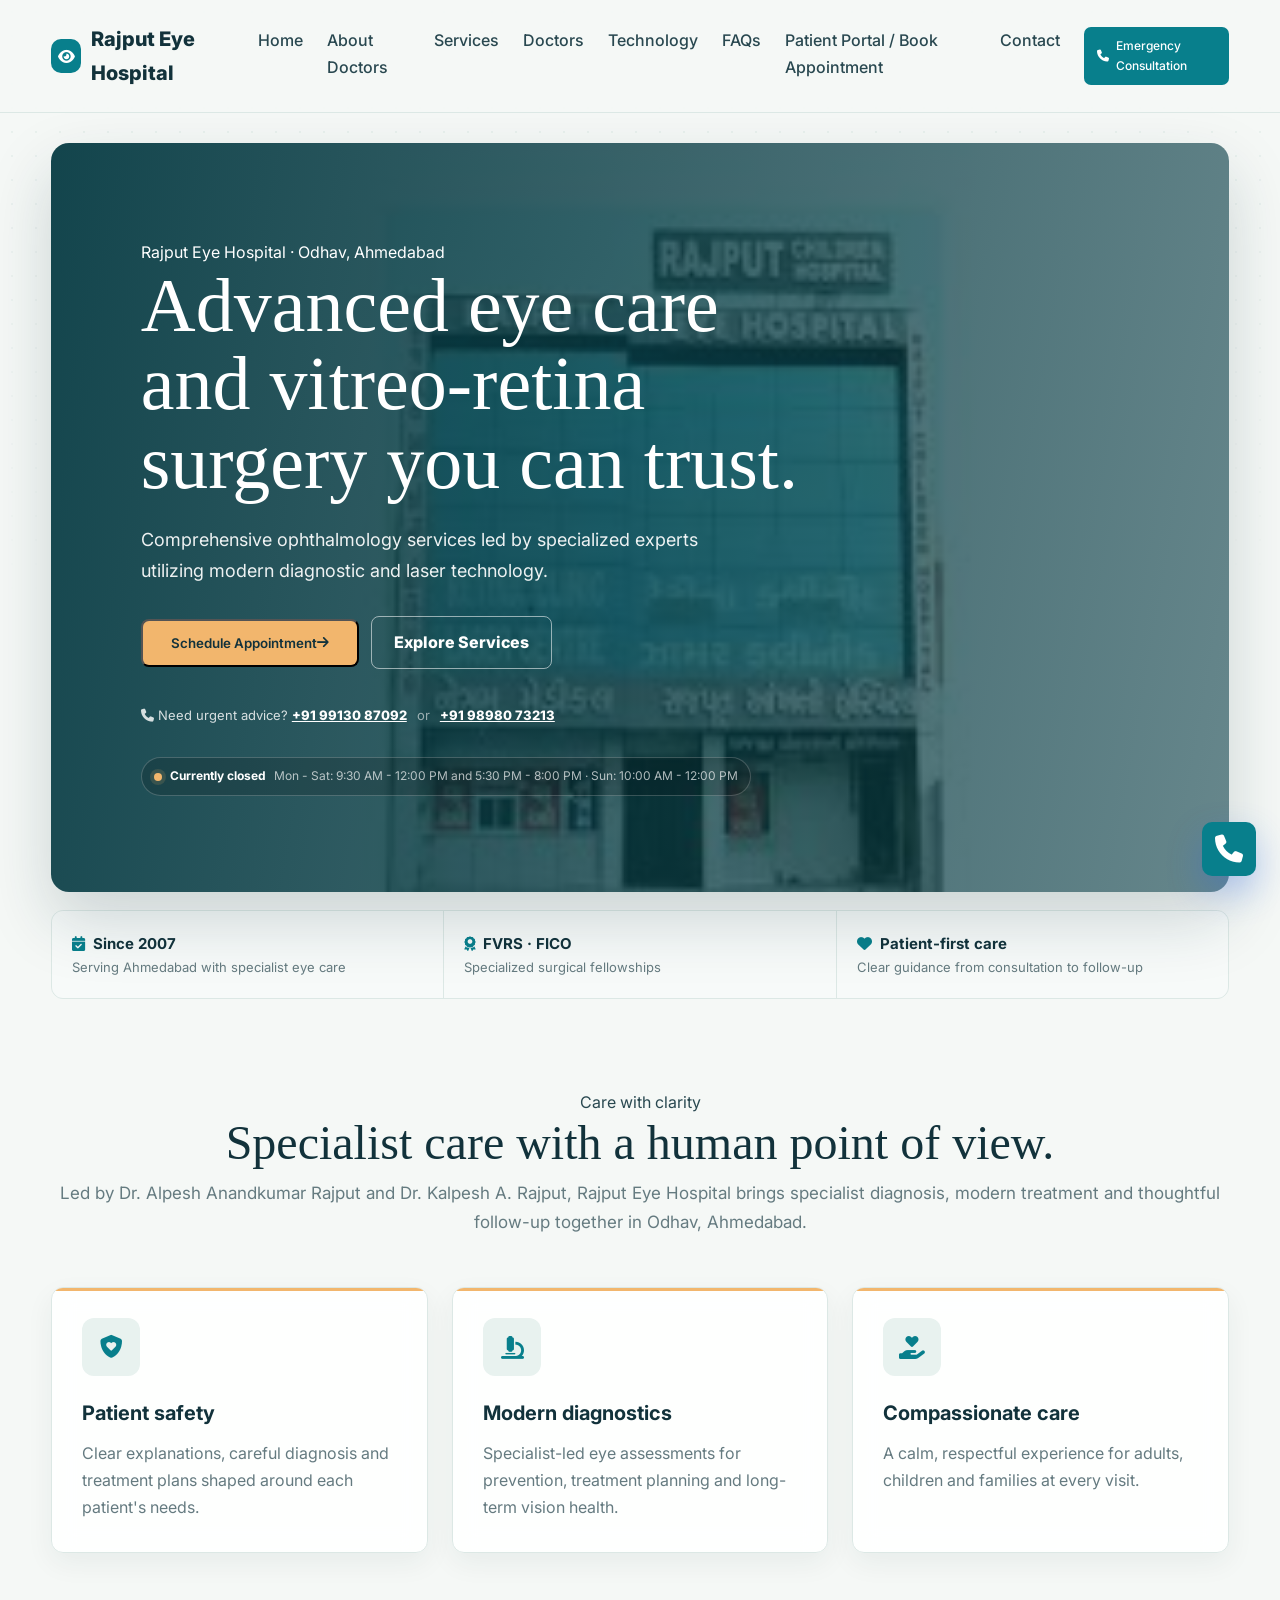
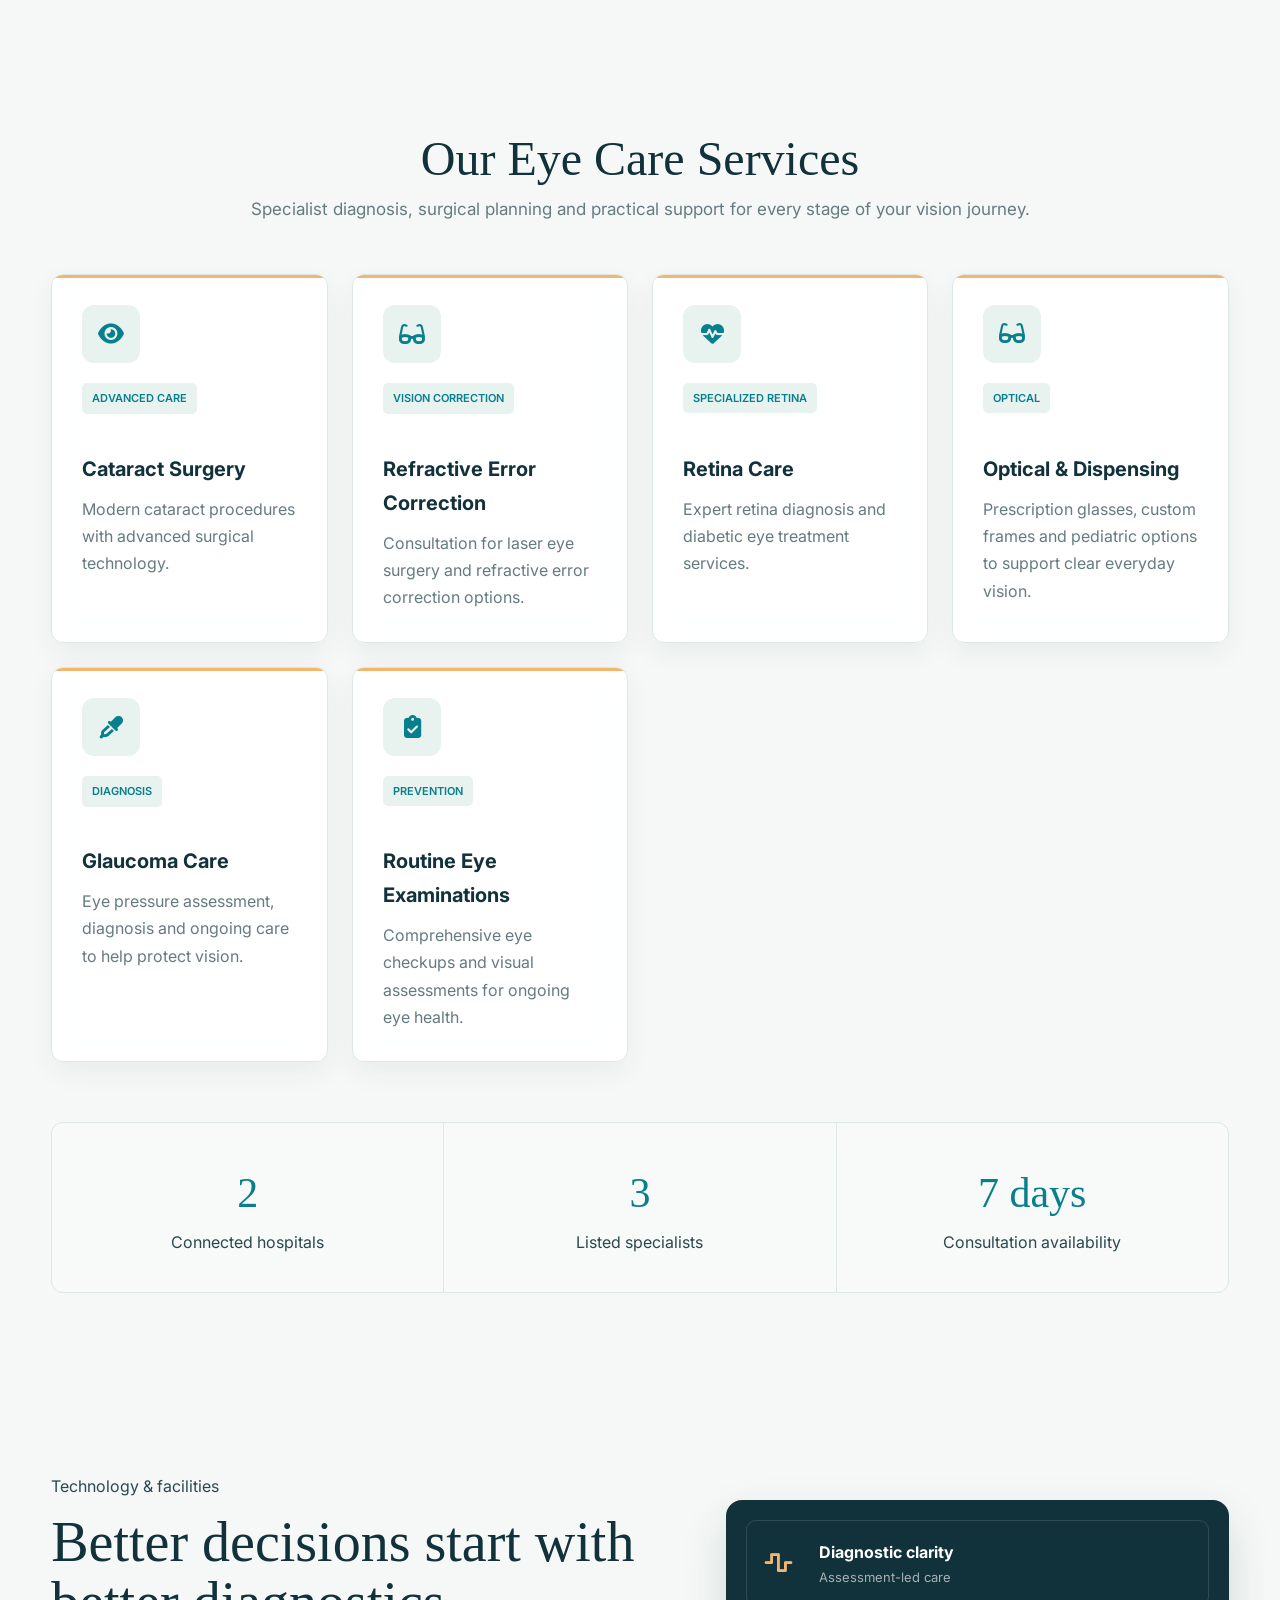
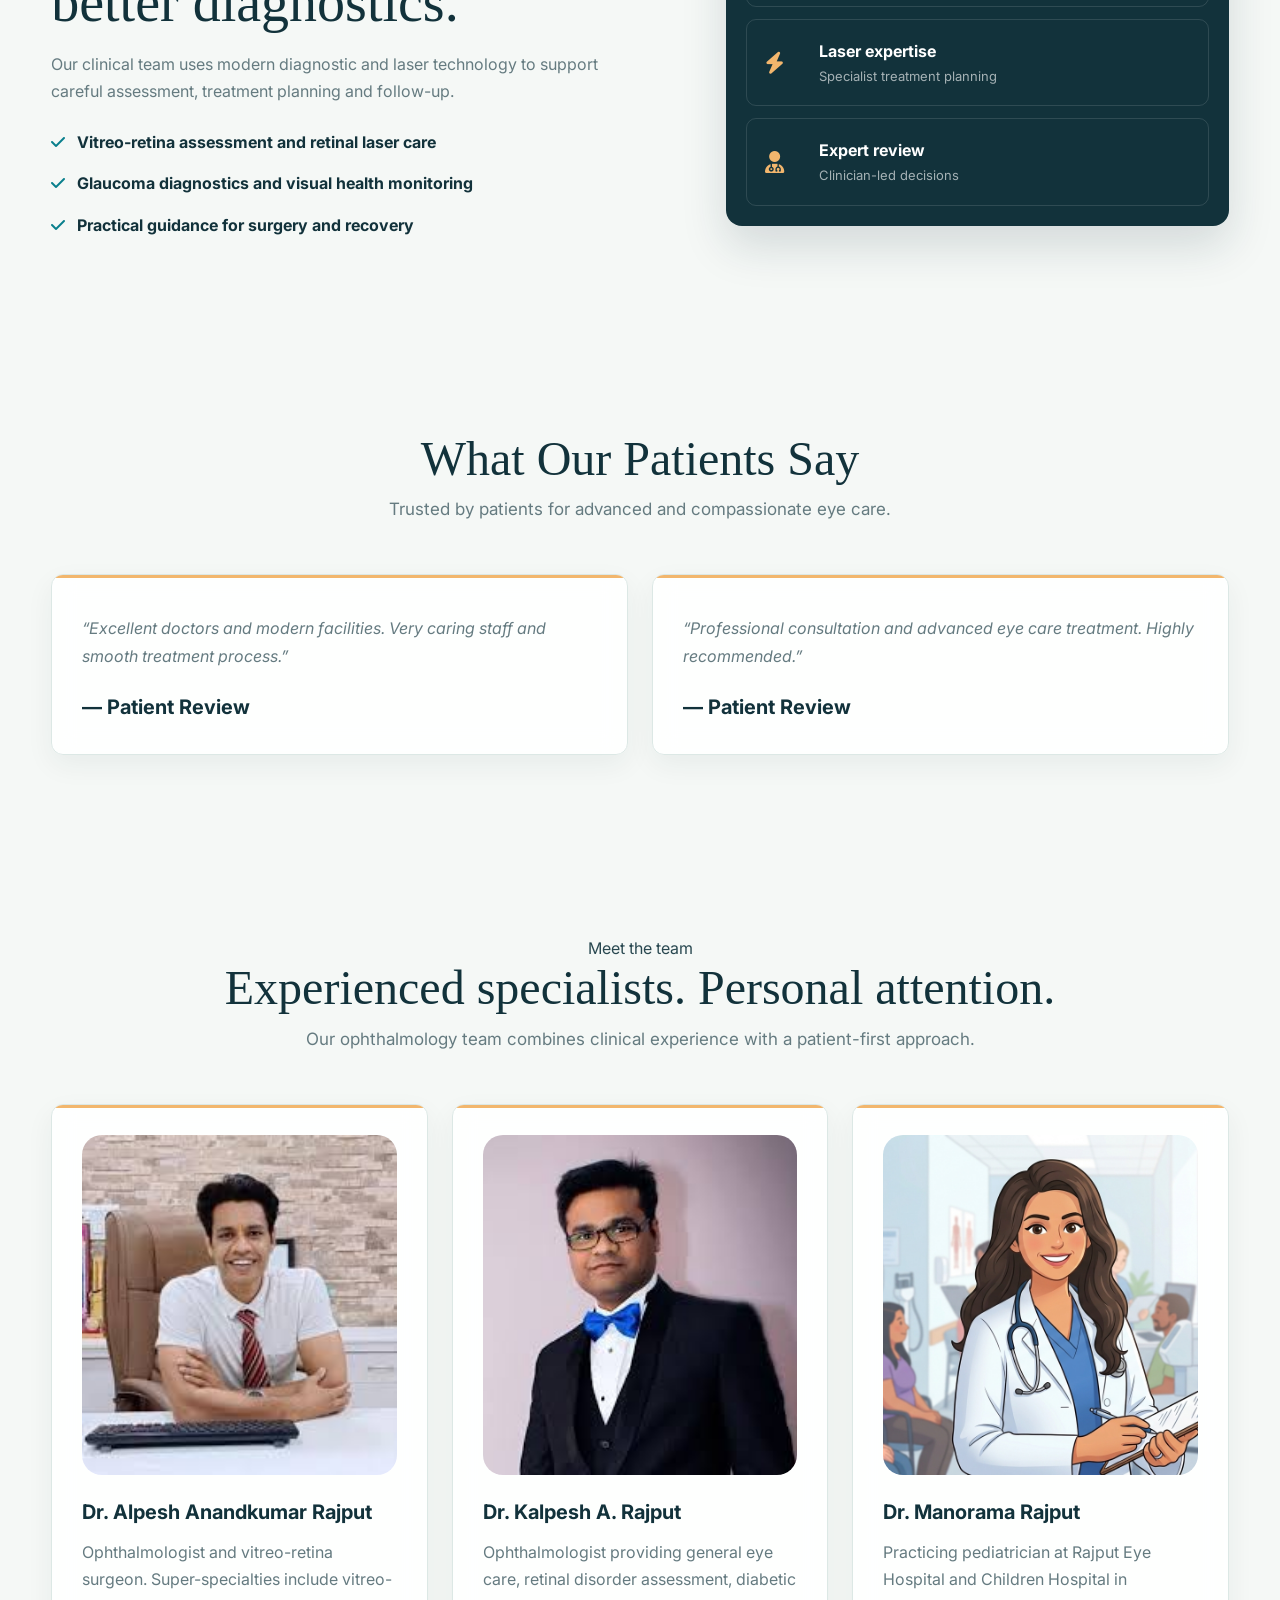
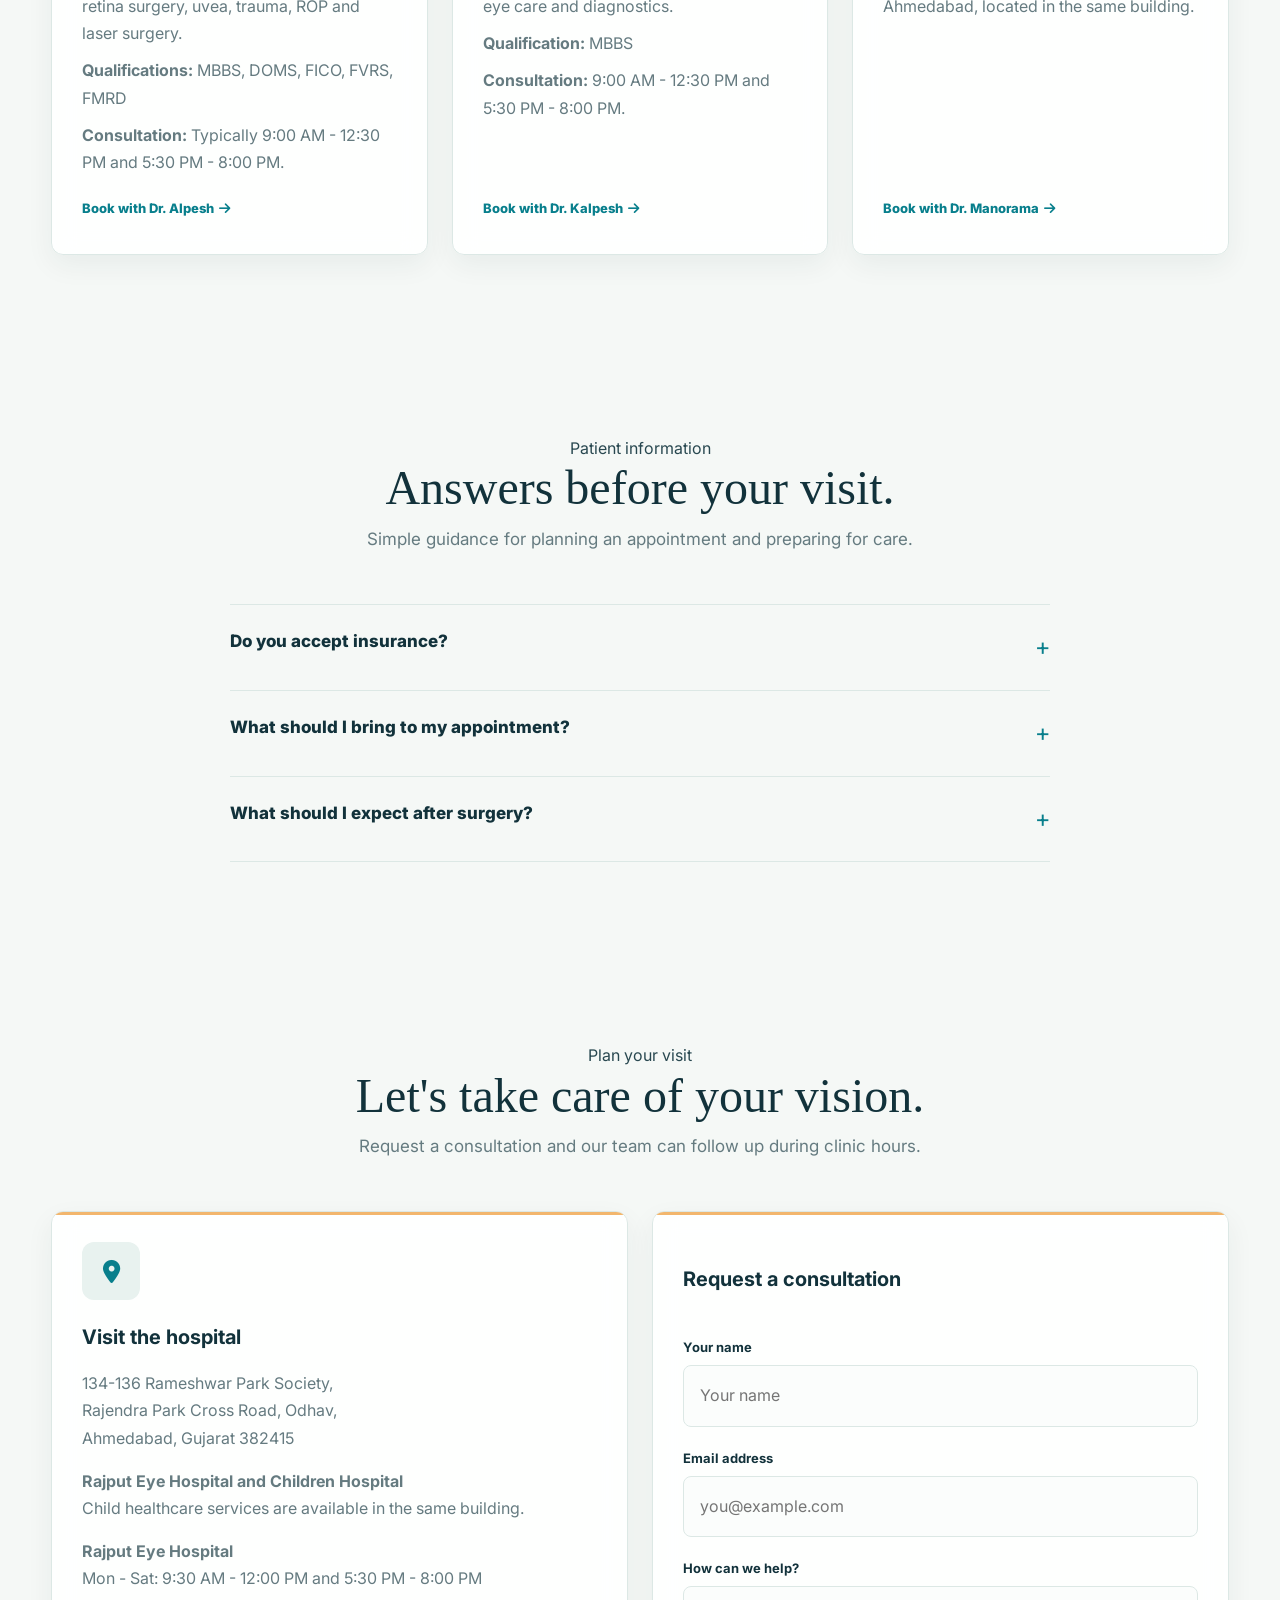
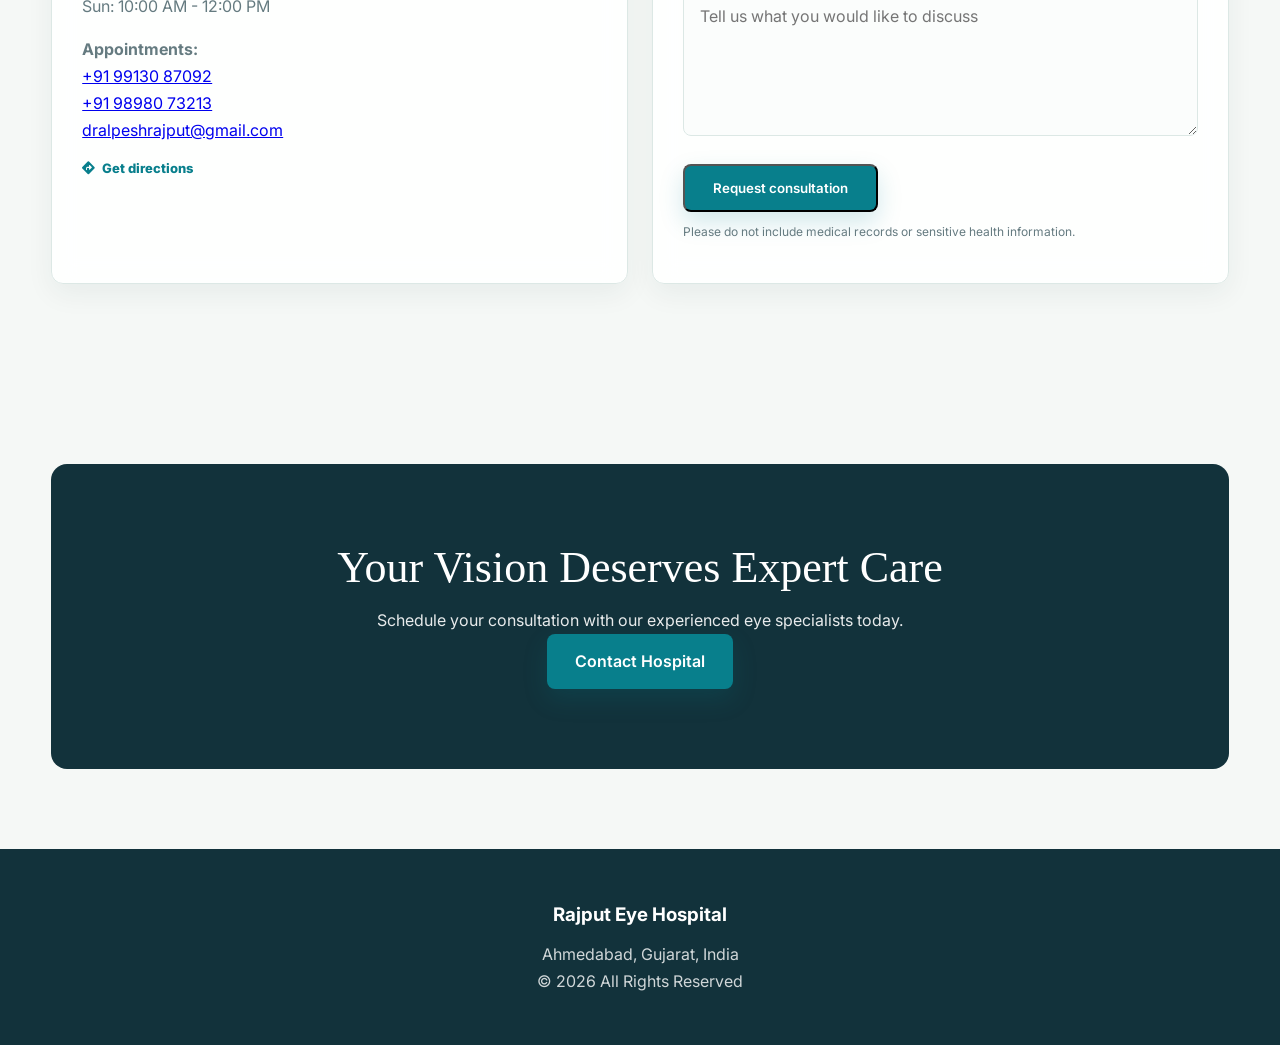
<file: index.html>
<!DOCTYPE html>
<html lang="en">

<head>
  <meta charset="UTF-8">
  <meta name="viewport" content="width=device-width, initial-scale=1.0">
  <title>Rajput Eye Hospital</title>

  <meta name="viewport" content="width=device-width, initial-scale=1">
  <meta name="description" content="Rajput Eye Hospital in Odhav, Ahmedabad provides specialist eye care, cataract, retina and vision services.">
  <meta name="referrer" content="strict-origin-when-cross-origin">
<link rel="stylesheet" href="./css/style.css">
<link rel="stylesheet" href="./css/layout.css">
<link rel="stylesheet" href="./css/components.css">
<link rel="stylesheet" href="./css/responsive.css">
  <link rel="stylesheet"
href="https://cdnjs.cloudflare.com/ajax/libs/font-awesome/6.5.1/css/all.min.css">

</head>

<body>

  <header class="navbar">
    <div class="container nav-container">
      <a class="logo" href="#home" aria-label="Rajput Eye Hospital home"><span class="logo-mark" aria-hidden="true"><i class="fa-solid fa-eye"></i></span>Rajput Eye Hospital</a>

      <div class="nav-links">
        <a href="#home">Home</a>
        <a href="#about">About Doctors</a>
        <a href="#services">Services</a>
        <a href="#doctors">Doctors</a>
        <a href="#technology">Technology</a>
        <a href="#faq">FAQs</a>
        <a href="#contact">Patient Portal / Book Appointment</a>
        <a href="#contact">Contact</a>
        <a class="nav-cta" href="tel:+919913087092"><i class="fa-solid fa-phone" aria-hidden="true"></i> Emergency Consultation</a>
      </div>
    </div>
  </header>

  <main class="container">

    <section class="hero" id="home">
      <span class="eyebrow">Rajput Eye Hospital · Odhav, Ahmedabad</span>
      <h1>Advanced eye care and vitreo-retina surgery you can trust.</h1>

      <p>
        Comprehensive ophthalmology services led by specialized experts utilizing modern diagnostic and laser technology.
      </p>

      <div class="hero-actions">
        <button class="btn-primary" type="button" data-open-booking>Schedule Appointment <i class="fa-solid fa-arrow-right" aria-hidden="true"></i></button>
        <a href="#services" class="btn-secondary">Explore Services</a>
      </div>
      <div class="hero-phone"><i class="fa-solid fa-phone" aria-hidden="true"></i> Need urgent advice? <a href="tel:+919913087092">+91 99130 87092</a> <span>or</span> <a href="tel:+919898073213">+91 98980 73213</a></div>
      <div class="clinic-status" aria-live="polite"><span class="status-dot" aria-hidden="true"></span><strong data-clinic-status>Checking clinic status</strong><span data-clinic-hours>Mon - Sat: 9:30 AM - 12:00 PM and 5:30 PM - 8:00 PM · Sun: 10:00 AM - 12:00 PM</span></div>
    </section>

    <div class="trust-strip" aria-label="Hospital highlights">
      <div class="trust-item"><strong><i class="fa-solid fa-calendar-check" aria-hidden="true"></i> Since 2007</strong><span>Serving Ahmedabad with specialist eye care</span></div>
      <div class="trust-item"><strong><i class="fa-solid fa-award" aria-hidden="true"></i> FVRS · FICO</strong><span>Specialized surgical fellowships</span></div>
      <div class="trust-item"><strong><i class="fa-solid fa-heart" aria-hidden="true"></i> Patient-first care</strong><span>Clear guidance from consultation to follow-up</span></div>
    </div>

    <section class="section" id="about">
      <div class="section-title">
        <span class="eyebrow">Care with clarity</span>
        <h2>Specialist care with a human point of view.</h2>
        <p>Led by Dr. Alpesh Anandkumar Rajput and Dr. Kalpesh A. Rajput, Rajput Eye Hospital brings specialist diagnosis, modern treatment and thoughtful follow-up together in Odhav, Ahmedabad.</p>
      </div>
      <div class="grid">
        <div class="card feature-card"><div class="icon-circle"><i class="fa-solid fa-shield-heart" aria-hidden="true"></i></div><h3>Patient safety</h3><p>Clear explanations, careful diagnosis and treatment plans shaped around each patient's needs.</p></div>
        <div class="card feature-card"><div class="icon-circle"><i class="fa-solid fa-microscope" aria-hidden="true"></i></div><h3>Modern diagnostics</h3><p>Specialist-led eye assessments for prevention, treatment planning and long-term vision health.</p></div>
        <div class="card feature-card"><div class="icon-circle"><i class="fa-solid fa-hand-holding-heart" aria-hidden="true"></i></div><h3>Compassionate care</h3><p>A calm, respectful experience for adults, children and families at every visit.</p></div>
      </div>
    </section>

    <section class="section" id="services">

      <div class="section-title">
        <h2>Our Eye Care Services</h2>
        <p>Specialist diagnosis, surgical planning and practical support for every stage of your vision journey.</p>
      </div>

<div class="grid">

  <div class="card">

    <div class="icon-circle">
      <i class="fa-solid fa-eye"></i>
    </div>

    <span class="badge">Advanced Care</span>

    <h3>Cataract Surgery</h3>

    <p>
      Modern cataract procedures with advanced surgical technology.
    </p>

  </div>

  <div class="card">

    <div class="icon-circle">
      <i class="fa-solid fa-glasses"></i>
    </div>

    <span class="badge">Vision Correction</span>

    <h3>Refractive Error Correction</h3>

    <p>
      Consultation for laser eye surgery and refractive error correction options.
    </p>

  </div>

  <div class="card">

    <div class="icon-circle">
      <i class="fa-solid fa-heart-pulse"></i>
    </div>

    <span class="badge">Specialized Retina</span>

    <h3>Retina Care</h3>

    <p>
      Expert retina diagnosis and diabetic eye treatment services.
    </p>

  </div>

  <div class="card">
    <div class="icon-circle"><i class="fa-solid fa-glasses" aria-hidden="true"></i></div>
    <span class="badge">Optical</span>
    <h3>Optical &amp; Dispensing</h3>
    <p>Prescription glasses, custom frames and pediatric options to support clear everyday vision.</p>
  </div>

  <div class="card">
    <div class="icon-circle"><i class="fa-solid fa-eye-dropper" aria-hidden="true"></i></div>
    <span class="badge">Diagnosis</span>
    <h3>Glaucoma Care</h3>
    <p>Eye pressure assessment, diagnosis and ongoing care to help protect vision.</p>
  </div>

  <div class="card">
    <div class="icon-circle"><i class="fa-solid fa-clipboard-check" aria-hidden="true"></i></div>
    <span class="badge">Prevention</span>
    <h3>Routine Eye Examinations</h3>
    <p>Comprehensive eye checkups and visual assessments for ongoing eye health.</p>
  </div>

</div>

      <div class="stats">

        <div class="stat-box">
            <h2>2</h2>
            <p>Connected hospitals</p>
        </div>

        <div class="stat-box">
          <h2>3</h2>
          <p>Listed specialists</p>
        </div>

        <div class="stat-box">
          <h2>7 days</h2>
          <p>Consultation availability</p>
        </div>

      </div>

    </section>

    <section class="section technology-section" id="technology">
      <div class="split-section">
        <div>
          <span class="eyebrow">Technology &amp; facilities</span>
          <h2>Better decisions start with better diagnostics.</h2>
          <p>Our clinical team uses modern diagnostic and laser technology to support careful assessment, treatment planning and follow-up.</p>
          <ul class="check-list">
            <li><i class="fa-solid fa-check" aria-hidden="true"></i> Vitreo-retina assessment and retinal laser care</li>
            <li><i class="fa-solid fa-check" aria-hidden="true"></i> Glaucoma diagnostics and visual health monitoring</li>
            <li><i class="fa-solid fa-check" aria-hidden="true"></i> Practical guidance for surgery and recovery</li>
          </ul>
        </div>
        <div class="technology-panel" aria-label="Eye care technology highlights">
          <div><i class="fa-solid fa-wave-square" aria-hidden="true"></i><strong>Diagnostic clarity</strong><span>Assessment-led care</span></div>
          <div><i class="fa-solid fa-bolt" aria-hidden="true"></i><strong>Laser expertise</strong><span>Specialist treatment planning</span></div>
          <div><i class="fa-solid fa-user-doctor" aria-hidden="true"></i><strong>Expert review</strong><span>Clinician-led decisions</span></div>
        </div>
      </div>
    </section>
<section class="section">

  <div class="section-title">
    <h2>What Our Patients Say</h2>

    <p>
      Trusted by patients for advanced and compassionate eye care.
    </p>
  </div>

  <div class="grid">

    <div class="card">
      <p class="testimonial">
        “Excellent doctors and modern facilities.
        Very caring staff and smooth treatment process.”
      </p>

      <h3>— Patient Review</h3>
    </div>

    <div class="card">
      <p class="testimonial">
        “Professional consultation and advanced eye care treatment.
        Highly recommended.”
      </p>

      <h3>— Patient Review</h3>
    </div>

  </div>

    </section>

    <section class="section" id="doctors">
      <div class="section-title">
        <span class="eyebrow">Meet the team</span>
        <h2>Experienced specialists. Personal attention.</h2>
        <p>Our ophthalmology team combines clinical experience with a patient-first approach.</p>
      </div>
      <div class="grid">
        <article class="card doctor-card">
          <img class="doctor-image" src="images/doctor1.jpg" alt="Dr. Alpesh Anandkumar Rajput">
          <h3>Dr. Alpesh Anandkumar Rajput</h3>
          <p>Ophthalmologist and vitreo-retina surgeon. Super-specialties include vitreo-retina surgery, uvea, trauma, ROP and laser surgery.</p>
          <p><strong>Qualifications:</strong> MBBS, DOMS, FICO, FVRS, FMRD</p>
          <p><strong>Consultation:</strong> Typically 9:00 AM - 12:30 PM and 5:30 PM - 8:00 PM.</p>
          <button class="btn-card" type="button" data-open-booking data-doctor="Dr. Alpesh Anandkumar Rajput">Book with Dr. Alpesh <i class="fa-solid fa-arrow-right" aria-hidden="true"></i></button>
        </article>
        <article class="card doctor-card">
          <img class="doctor-image" src="images/doctor2.jpg" alt="Dr. Kalpesh A. Rajput">
          <h3>Dr. Kalpesh A. Rajput</h3>
          <p>Ophthalmologist providing general eye care, retinal disorder assessment, diabetic eye care and diagnostics.</p>
          <p><strong>Qualification:</strong> MBBS</p>
          <p><strong>Consultation:</strong> 9:00 AM - 12:30 PM and 5:30 PM - 8:00 PM.</p>
          <button class="btn-card" type="button" data-open-booking data-doctor="Dr. Kalpesh A. Rajput">Book with Dr. Kalpesh <i class="fa-solid fa-arrow-right" aria-hidden="true"></i></button>
        </article>
        <article class="card doctor-card">
          <img class="doctor-image" src="images/doctor3.png" alt="Dr. Manorama Rajput, pediatrician">
          <h3>Dr. Manorama Rajput</h3>
          <p>Practicing pediatrician at Rajput Eye Hospital and Children Hospital in Ahmedabad, located in the same building.</p>
          <button class="btn-card" type="button" data-open-booking data-doctor="Dr. Manorama Rajput">Book with Dr. Manorama <i class="fa-solid fa-arrow-right" aria-hidden="true"></i></button>
        </article>
      </div>
    </section>

    <section class="section faq-section" id="faq">
      <div class="section-title">
        <span class="eyebrow">Patient information</span>
        <h2>Answers before your visit.</h2>
        <p>Simple guidance for planning an appointment and preparing for care.</p>
      </div>
      <div class="faq-list">
        <details><summary>Do you accept insurance?</summary><p>Please call <a href="tel:+919913087092">+91 99130 87092</a> or <a href="tel:+919898073213">+91 98980 73213</a> to confirm current insurance and payment arrangements before your visit.</p></details>
        <details><summary>What should I bring to my appointment?</summary><p>Bring previous eye reports, current prescriptions, medication details and any referral documents relevant to your visit.</p></details>
        <details><summary>What should I expect after surgery?</summary><p>Your doctor will explain the recovery plan, follow-up schedule, medication instructions and warning signs specific to your procedure.</p></details>
      </div>
    </section>

    <section class="section" id="contact">
      <div class="section-title">
        <span class="eyebrow">Plan your visit</span>
        <h2>Let's take care of your vision.</h2>
        <p>Request a consultation and our team can follow up during clinic hours.</p>
      </div>
      <div class="grid contact-grid">
        <div class="card">
          <div class="icon-circle"><i class="fa-solid fa-location-dot" aria-hidden="true"></i></div>
          <h3>Visit the hospital</h3>
          <p>134-136 Rameshwar Park Society,<br>Rajendra Park Cross Road, Odhav,<br>Ahmedabad, Gujarat 382415</p>
          <p><strong>Rajput Eye Hospital and Children Hospital</strong><br>Child healthcare services are available in the same building.</p>
          <p><strong>Rajput Eye Hospital</strong><br>Mon - Sat: 9:30 AM - 12:00 PM and 5:30 PM - 8:00 PM<br>Sun: 10:00 AM - 12:00 PM</p>
          <p><strong>Appointments:</strong><br><a href="tel:+919913087092">+91 99130 87092</a><br><a href="tel:+919898073213">+91 98980 73213</a><br><a href="mailto:dralpeshrajput@gmail.com">dralpeshrajput@gmail.com</a></p>
          <a class="directions-link" href="https://www.google.com/maps/search/?api=1&amp;query=Rajput+Eye+Hospital+Odhav+Ahmedabad" target="_blank" rel="noopener noreferrer"><i class="fa-solid fa-diamond-turn-right" aria-hidden="true"></i> Get directions</a>
        </div>
        <div class="card">
          <h3>Request a consultation</h3>
          <form id="appointment-form">
            <label class="form-label" for="name">Your name</label>
            <input id="name" name="name" type="text" autocomplete="name" required maxlength="80" placeholder="Your name">
            <label class="form-label" for="email">Email address</label>
            <input id="email" name="email" type="email" autocomplete="email" required maxlength="120" placeholder="you@example.com">
            <label class="form-label" for="message">How can we help?</label>
            <textarea id="message" name="message" required maxlength="1000" placeholder="Tell us what you would like to discuss"></textarea>
            <button class="btn-primary" type="submit">Request consultation</button>
            <p class="form-note">Please do not include medical records or sensitive health information.</p>
            <p id="form-status" class="form-status" role="status" aria-live="polite"></p>
          </form>
        </div>
      </div>
    </section>

    <section class="cta">
      <h2>Your Vision Deserves Expert Care</h2>

      <p>
        Schedule your consultation with our experienced eye specialists today.
      </p>

      <a href="#contact" class="btn-primary">
        Contact Hospital
      </a>
    </section>

  </main>

  <div class="modal-backdrop" id="booking-modal" hidden>
    <section class="booking-modal" role="dialog" aria-modal="true" aria-labelledby="booking-title">
      <button class="modal-close" type="button" data-close-booking aria-label="Close appointment booking"><i class="fa-solid fa-xmark" aria-hidden="true"></i></button>
      <div class="booking-progress" aria-label="Booking progress"><span class="is-active" data-step-dot="1"></span><span data-step-dot="2"></span><span data-step-dot="3"></span></div>
      <div class="booking-step is-active" data-step="1">
        <span class="eyebrow">Appointment request</span>
        <h2 id="booking-title">Choose your specialist.</h2>
        <p class="modal-intro">Tell us who you would like to consult. The hospital team will confirm availability by phone.</p>
        <label class="form-label" for="booking-service">Select service</label>
        <select id="booking-service" required>
          <option value="">Choose a service</option>
          <option>Cataract Evaluation</option>
          <option>Vitreo-Retina Care &amp; Laser Surgery</option>
          <option>Glaucoma Management</option>
          <option>Routine Comprehensive Eye Checkup</option>
          <option>Optical &amp; Dispensing Services</option>
        </select>
        <label class="form-label" for="booking-doctor">Select doctor</label>
        <select id="booking-doctor" required>
          <option value="">Choose a doctor</option>
          <option>Dr. Alpesh Anandkumar Rajput</option>
          <option>Dr. Kalpesh A. Rajput</option>
          <option>Dr. Manorama Rajput</option>
        </select>
        <button class="btn-primary modal-next" type="button" data-next-step="2">Continue <i class="fa-solid fa-arrow-right" aria-hidden="true"></i></button>
      </div>
      <div class="booking-step" data-step="2" hidden>
        <span class="eyebrow">Preferred timing</span>
        <h2>When works for you?</h2>
        <p class="modal-intro">Choose a preferred consultation window. The team will confirm the exact time.</p>
        <div class="slot-options">
          <label class="slot-option"><input type="radio" name="booking-slot" value="Morning: 09:00 AM - 12:30 PM"><span><strong>Morning</strong><small>09:00 AM - 12:30 PM</small></span></label>
          <label class="slot-option"><input type="radio" name="booking-slot" value="Evening: 05:30 PM - 08:00 PM"><span><strong>Evening</strong><small>05:30 PM - 08:00 PM</small></span></label>
        </div>
        <label class="form-label" for="booking-date">Preferred date</label>
        <input id="booking-date" type="date" required>
        <div class="modal-actions"><button class="btn-text" type="button" data-previous-step="1">Back</button><button class="btn-primary modal-next" type="button" data-next-step="3">Continue <i class="fa-solid fa-arrow-right" aria-hidden="true"></i></button></div>
      </div>
      <div class="booking-step" data-step="3" hidden>
        <span class="eyebrow">Almost there</span>
        <h2>Share a few details.</h2>
        <p class="modal-intro">Please avoid sending medical records or sensitive health information through this form.</p>
        <label class="form-label" for="booking-name">Your name</label>
        <input id="booking-name" type="text" autocomplete="name" required maxlength="80" placeholder="Your name">
        <label class="form-label" for="booking-phone">Phone number</label>
        <input id="booking-phone" type="tel" autocomplete="tel" required maxlength="20" placeholder="Your phone number">
        <label class="form-label" for="booking-symptoms">What would you like help with?</label>
        <textarea id="booking-symptoms" maxlength="500" required placeholder="For example: routine checkup, cataract consultation, retina review"></textarea>
        <div class="modal-actions"><button class="btn-text" type="button" data-previous-step="2">Back</button><button class="btn-primary" type="button" data-submit-booking>Send request</button></div>
      </div>
      <div class="booking-step booking-success" data-step="success" hidden>
        <div class="success-icon"><i class="fa-solid fa-check" aria-hidden="true"></i></div>
        <h2>Request received.</h2>
        <p id="booking-summary">Please call the hospital to confirm your appointment request.</p>
        <a class="btn-primary" href="tel:+919913087092">Call appointment desk</a>
        <a class="whatsapp-link" data-whatsapp-link href="https://wa.me/919898073213" target="_blank" rel="noopener noreferrer"><i class="fa-brands fa-whatsapp" aria-hidden="true"></i> Continue in WhatsApp</a>
      </div>
    </section>
  </div>

  <div class="mobile-action-bar" aria-label="Quick patient actions">
    <a href="tel:+919913087092"><i class="fa-solid fa-phone" aria-hidden="true"></i><span>Call</span></a>
    <button type="button" data-open-booking><i class="fa-solid fa-calendar-check" aria-hidden="true"></i><span>Book</span></button>
    <a href="https://wa.me/919898073213" target="_blank" rel="noopener noreferrer"><i class="fa-brands fa-whatsapp" aria-hidden="true"></i><span>WhatsApp</span></a>
  </div>

  <footer>
    <div class="footer-content">
      <h3>Rajput Eye Hospital</h3>
      <p>Ahmedabad, Gujarat, India</p>
      <p>© 2026 All Rights Reserved</p>
    </div>
  </footer>
  <a href="#contact" class="floating-contact" aria-label="Go to appointment form">
  <i class="fa-solid fa-phone"></i>
</a>

<script src="js/script.js" defer></script>
</body>
</html>
</file>
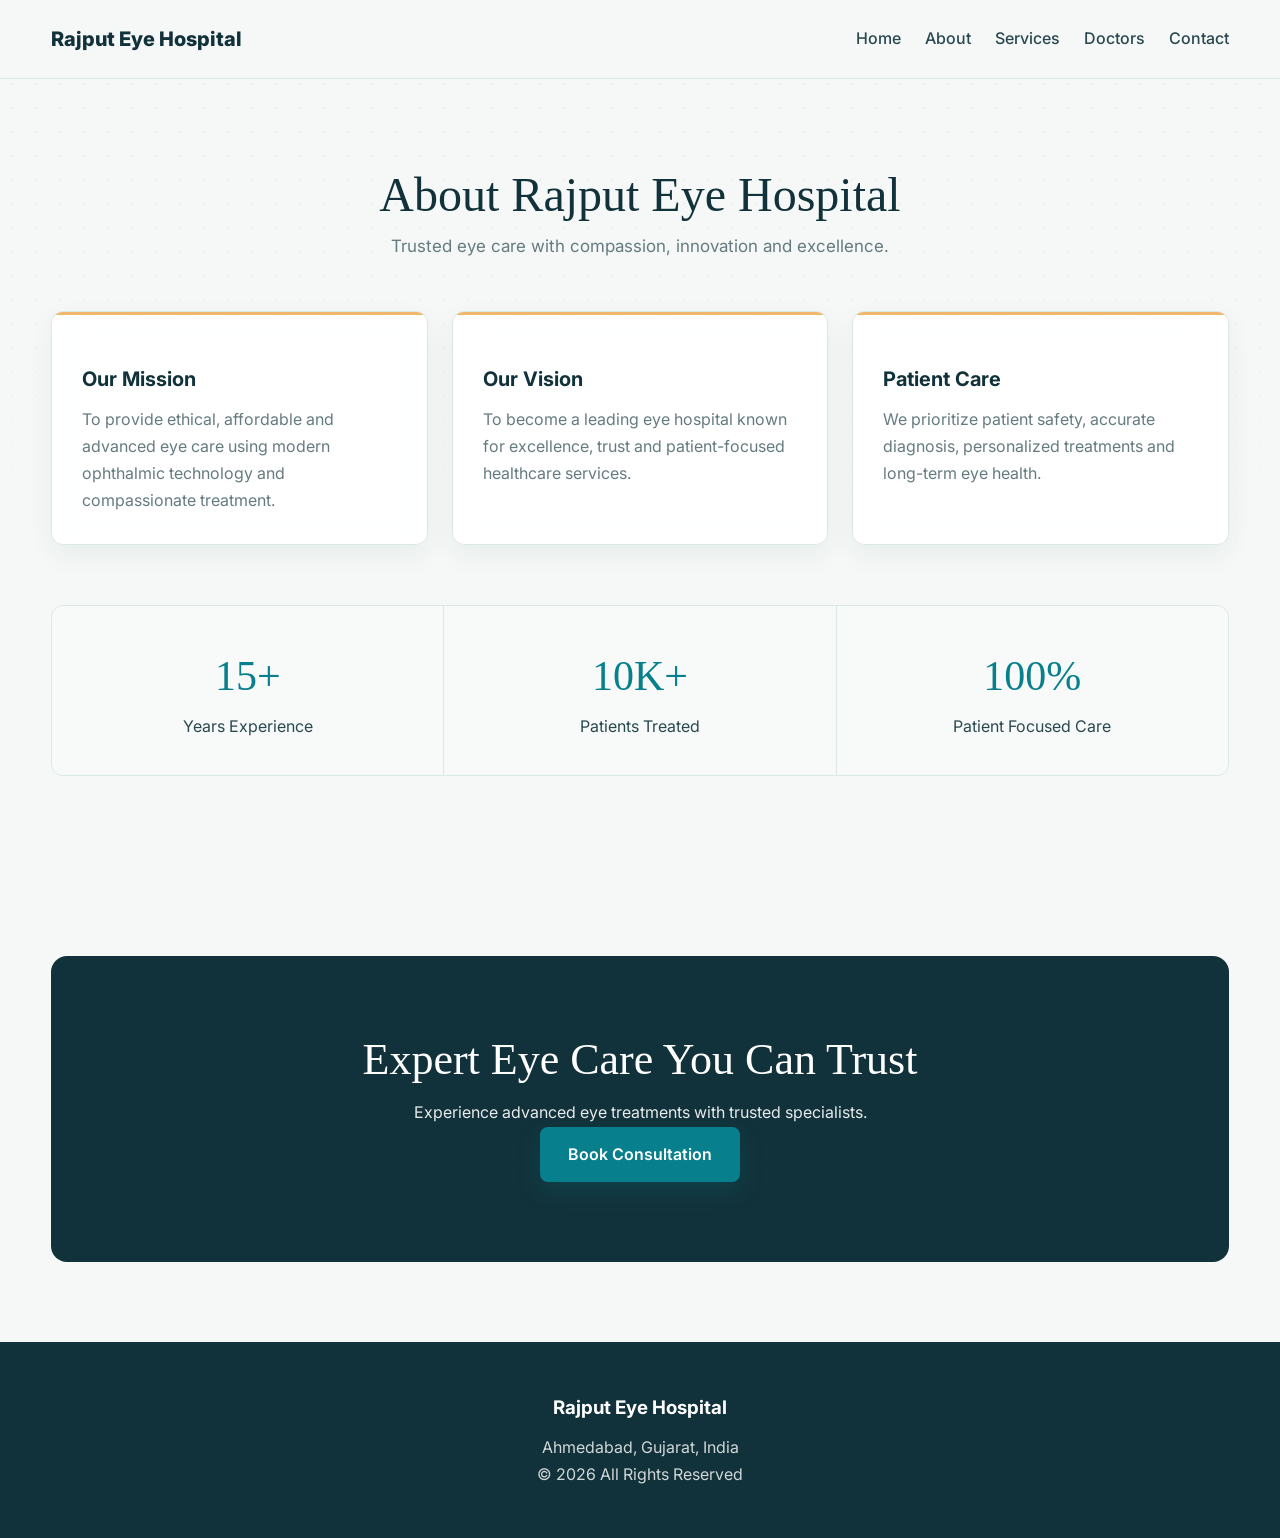
<file: about.html>
<!DOCTYPE html>
<html lang="en">

<head>
  <meta charset="UTF-8">
  <meta name="viewport" content="width=device-width, initial-scale=1.0">
  <title>About Us | Rajput Eye Hospital</title>
  <meta name="description" content="Learn about Rajput Eye Hospital's patient-focused approach to specialist eye care in Ahmedabad.">
  <meta name="referrer" content="strict-origin-when-cross-origin">

  <link rel="stylesheet" href="css/style.css">
  <link rel="stylesheet" href="css/layout.css">
  <link rel="stylesheet" href="css/components.css">
  <link rel="stylesheet" href="css/responsive.css">
  <link rel="stylesheet" href="https://cdnjs.cloudflare.com/ajax/libs/font-awesome/6.5.1/css/all.min.css">
</head>

<body>

<header class="navbar">
  <div class="container nav-container">

    <div class="logo">Rajput Eye Hospital</div>

    <div class="nav-links">
      <a href="index.html#home">Home</a>
      <a href="index.html#about">About</a>
      <a href="index.html#services">Services</a>
      <a href="index.html#doctors">Doctors</a>
      <a href="index.html#contact">Contact</a>
    </div>

  </div>
</header>

<main class="container">

  <section class="section">

    <div class="section-title">
      <h2>About Rajput Eye Hospital</h2>
      <p>Trusted eye care with compassion, innovation and excellence.</p>
    </div>

    <div class="grid">

      <div class="card">
        <h3>Our Mission</h3>

        <p>
          To provide ethical, affordable and advanced eye care
          using modern ophthalmic technology and compassionate treatment.
        </p>
      </div>

      <div class="card">
        <h3>Our Vision</h3>

        <p>
          To become a leading eye hospital known for excellence,
          trust and patient-focused healthcare services.
        </p>
      </div>

      <div class="card">
        <h3>Patient Care</h3>

        <p>
          We prioritize patient safety, accurate diagnosis,
          personalized treatments and long-term eye health.
        </p>
      </div>

    </div>

    <div class="stats">

      <div class="stat-box">
        <h2>15+</h2>
        <p>Years Experience</p>
      </div>

      <div class="stat-box">
        <h2>10K+</h2>
        <p>Patients Treated</p>
      </div>

      <div class="stat-box">
        <h2>100%</h2>
        <p>Patient Focused Care</p>
      </div>

    </div>

  </section>

  <section class="cta">
    <h2>Expert Eye Care You Can Trust</h2>

    <p>
      Experience advanced eye treatments with trusted specialists.
    </p>

    <a href="contact.html" class="btn-primary">
      Book Consultation
    </a>
  </section>

</main>

<footer>
  <div class="footer-content">
    <h3>Rajput Eye Hospital</h3>
    <p>Ahmedabad, Gujarat, India</p>
    <p>© 2026 All Rights Reserved</p>
  </div>
</footer>

<script src="js/script.js" defer></script>
</body>
</html>
</file>
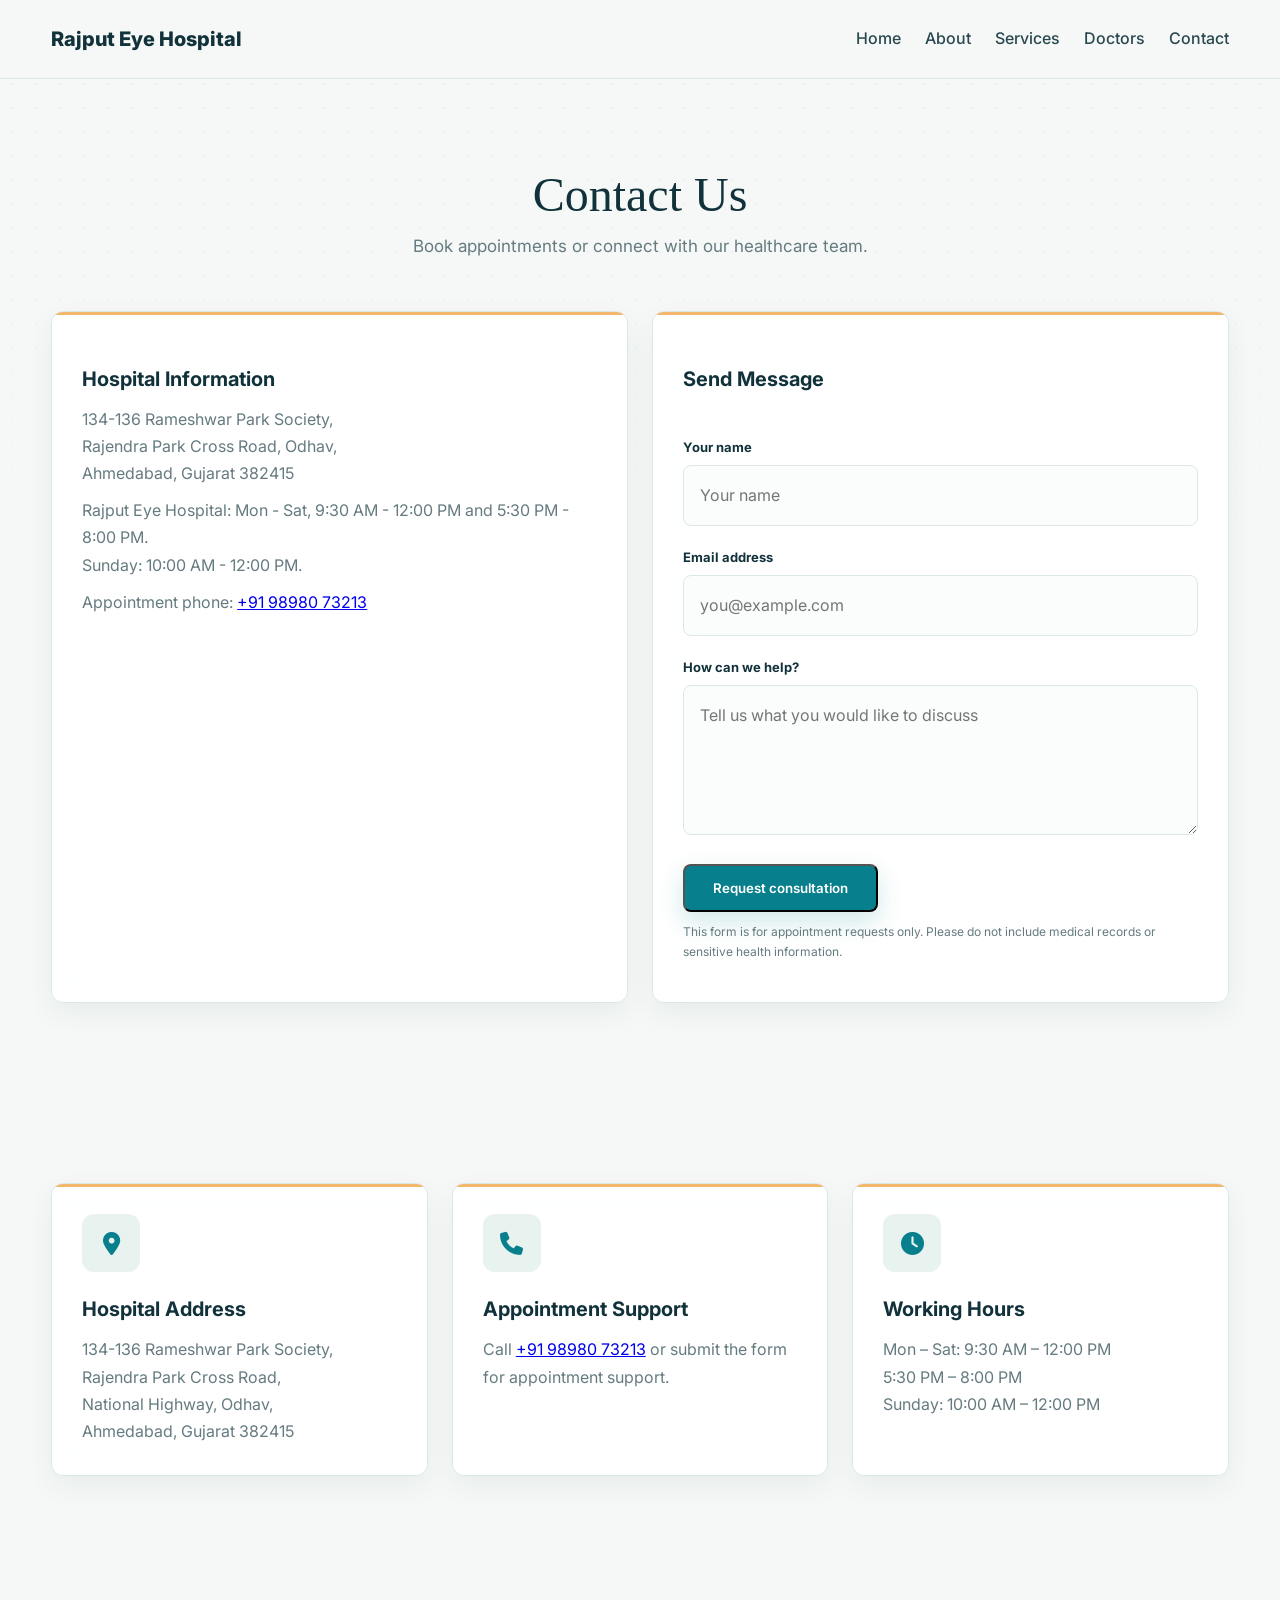
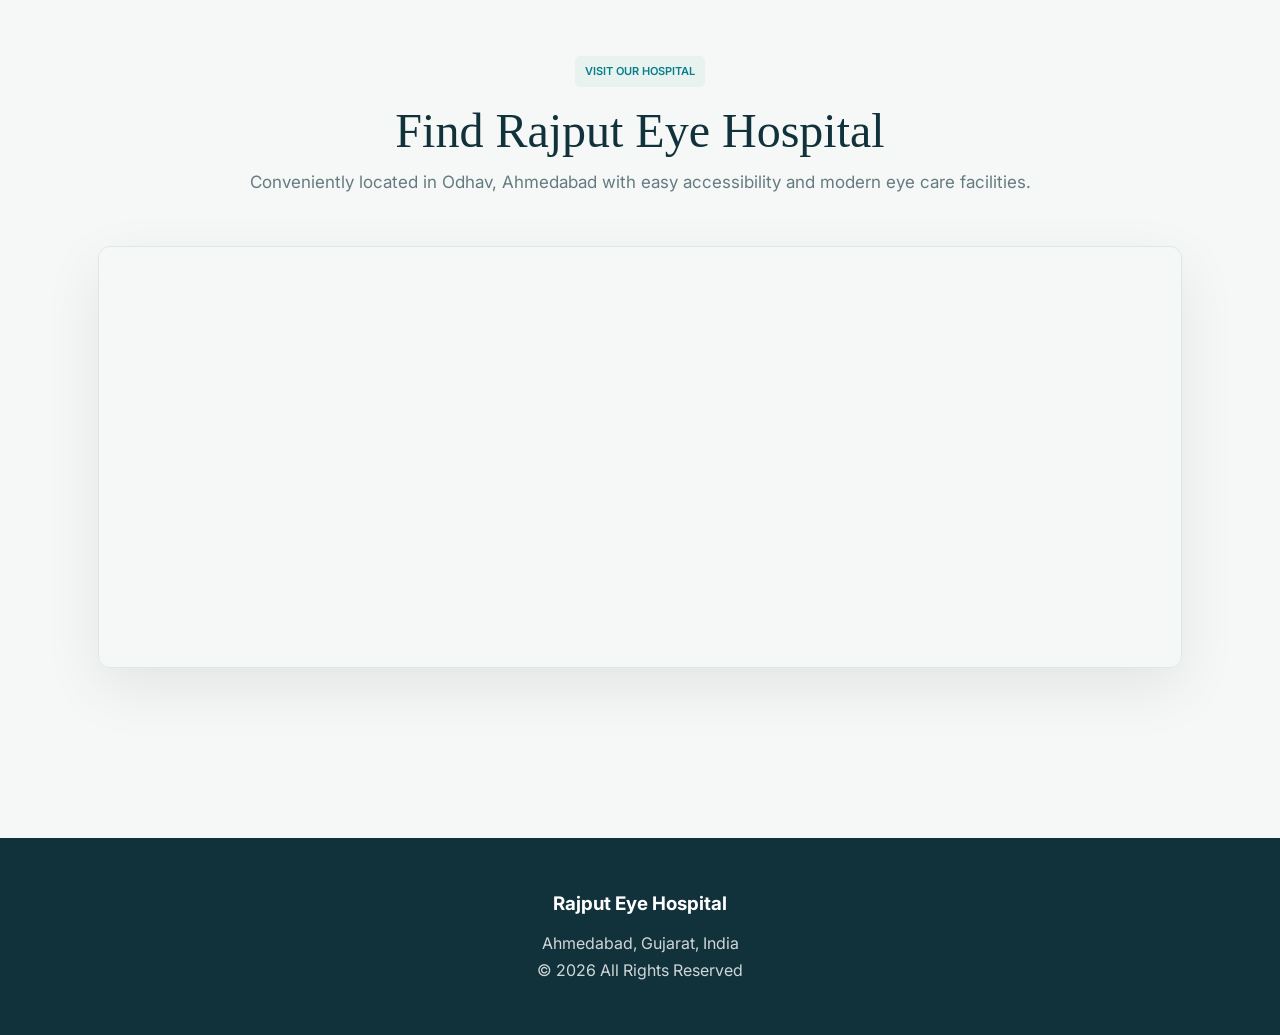
<file: contact.html>
<!DOCTYPE html>
<html lang="en">

<head>
  <meta charset="UTF-8">
  <meta name="viewport" content="width=device-width, initial-scale=1.0">
  <title>Contact | Rajput Eye Hospital</title>
  <meta name="description" content="Contact Rajput Eye Hospital in Odhav, Ahmedabad to request an eye care consultation.">
  <meta name="referrer" content="strict-origin-when-cross-origin">

  <link rel="stylesheet" href="css/style.css">
  <link rel="stylesheet" href="css/layout.css">
  <link rel="stylesheet" href="css/components.css">
  <link rel="stylesheet" href="css/responsive.css">
  <link rel="stylesheet" href="https://cdnjs.cloudflare.com/ajax/libs/font-awesome/6.5.1/css/all.min.css">
</head>

<body>

<header class="navbar">
  <div class="container nav-container">

    <div class="logo">Rajput Eye Hospital</div>

    <div class="nav-links">
      <a href="index.html#home">Home</a>
      <a href="index.html#about">About</a>
      <a href="index.html#services">Services</a>
      <a href="index.html#doctors">Doctors</a>
      <a href="index.html#contact">Contact</a>
    </div>

  </div>
</header>

<main class="container">

  <section class="section">

    <div class="section-title">
      <h2>Contact Us</h2>
      <p>Book appointments or connect with our healthcare team.</p>
    </div>

    <div class="grid">

      <div class="card">

        <h3>Hospital Information</h3>

        <p>134-136 Rameshwar Park Society,<br>Rajendra Park Cross Road, Odhav,<br>Ahmedabad, Gujarat 382415</p>

        <p style="margin-top:10px;">
          Rajput Eye Hospital: Mon - Sat, 9:30 AM - 12:00 PM and 5:30 PM - 8:00 PM.<br>
          Sunday: 10:00 AM - 12:00 PM.
        </p>
        <p style="margin-top:10px;">
          Appointment phone: <a href="tel:+919898073213">+91 98980 73213</a>
        </p>

      </div>

      <div class="card">

        <h3>Send Message</h3>

        <form id="appointment-form">
          <label class="form-label" for="name">Your name</label>
          <input id="name" name="name" type="text" autocomplete="name" required maxlength="80" placeholder="Your name">
          <label class="form-label" for="email">Email address</label>
          <input id="email" name="email" type="email" autocomplete="email" required maxlength="120" placeholder="you@example.com">
          <label class="form-label" for="message">How can we help?</label>
          <textarea id="message" name="message" required maxlength="1000" placeholder="Tell us what you would like to discuss"></textarea>
          <button class="btn-primary" type="submit">Request consultation</button>
          <p class="form-note">This form is for appointment requests only. Please do not include medical records or sensitive health information.</p>
          <p id="form-status" class="form-status" role="status" aria-live="polite"></p>

        </form>

      </div>

    </div>

  </section>
      <section class="section">

    <div class="grid">

  <div class="card">
    <div class="icon-circle">
      <i class="fa-solid fa-location-dot"></i>
    </div>

    <h3>Hospital Address</h3>

    <p>
      134-136 Rameshwar Park Society,<br>
      Rajendra Park Cross Road,<br>
      National Highway, Odhav,<br>
      Ahmedabad, Gujarat 382415
    </p>
  </div>

  <div class="card">
    <div class="icon-circle">
      <i class="fa-solid fa-phone"></i>
    </div>

    <h3>Appointment Support</h3>

    <p>
      Call <a href="tel:+919898073213">+91 98980 73213</a> or submit the form for appointment support.
    </p>
  </div>

  <div class="card">
    <div class="icon-circle">
      <i class="fa-solid fa-clock"></i>
    </div>

    <h3>Working Hours</h3>

    <p>
      Mon – Sat: 9:30 AM – 12:00 PM<br>
      5:30 PM – 8:00 PM<br>
      Sunday: 10:00 AM – 12:00 PM
    </p>
  </div>

</div>

      </section>

  <section class="section">
  <div class="container">

    <div class="section-title">
      <span class="badge">Visit Our Hospital</span>

      <h2>Find Rajput Eye Hospital</h2>

      <p>
        Conveniently located in Odhav, Ahmedabad with easy accessibility
        and modern eye care facilities.
      </p>
    </div>

    <div class="map-wrapper">

      <iframe
        src="https://www.google.com/maps?q=134-136+Rameshwar+Park+Society,+Odhav,+Ahmedabad&output=embed"
        width="100%"
        height="420"
        style="border:0;"
        allowfullscreen=""
        loading="lazy">
      </iframe>

    </div>

  </div>
</section>

</main>



<footer>
  <div class="footer-content">
    <h3>Rajput Eye Hospital</h3>
    <p>Ahmedabad, Gujarat, India</p>
    <p>© 2026 All Rights Reserved</p>
  </div>
</footer>

<script src="js/script.js" defer></script>
</body>
</html>
</file>
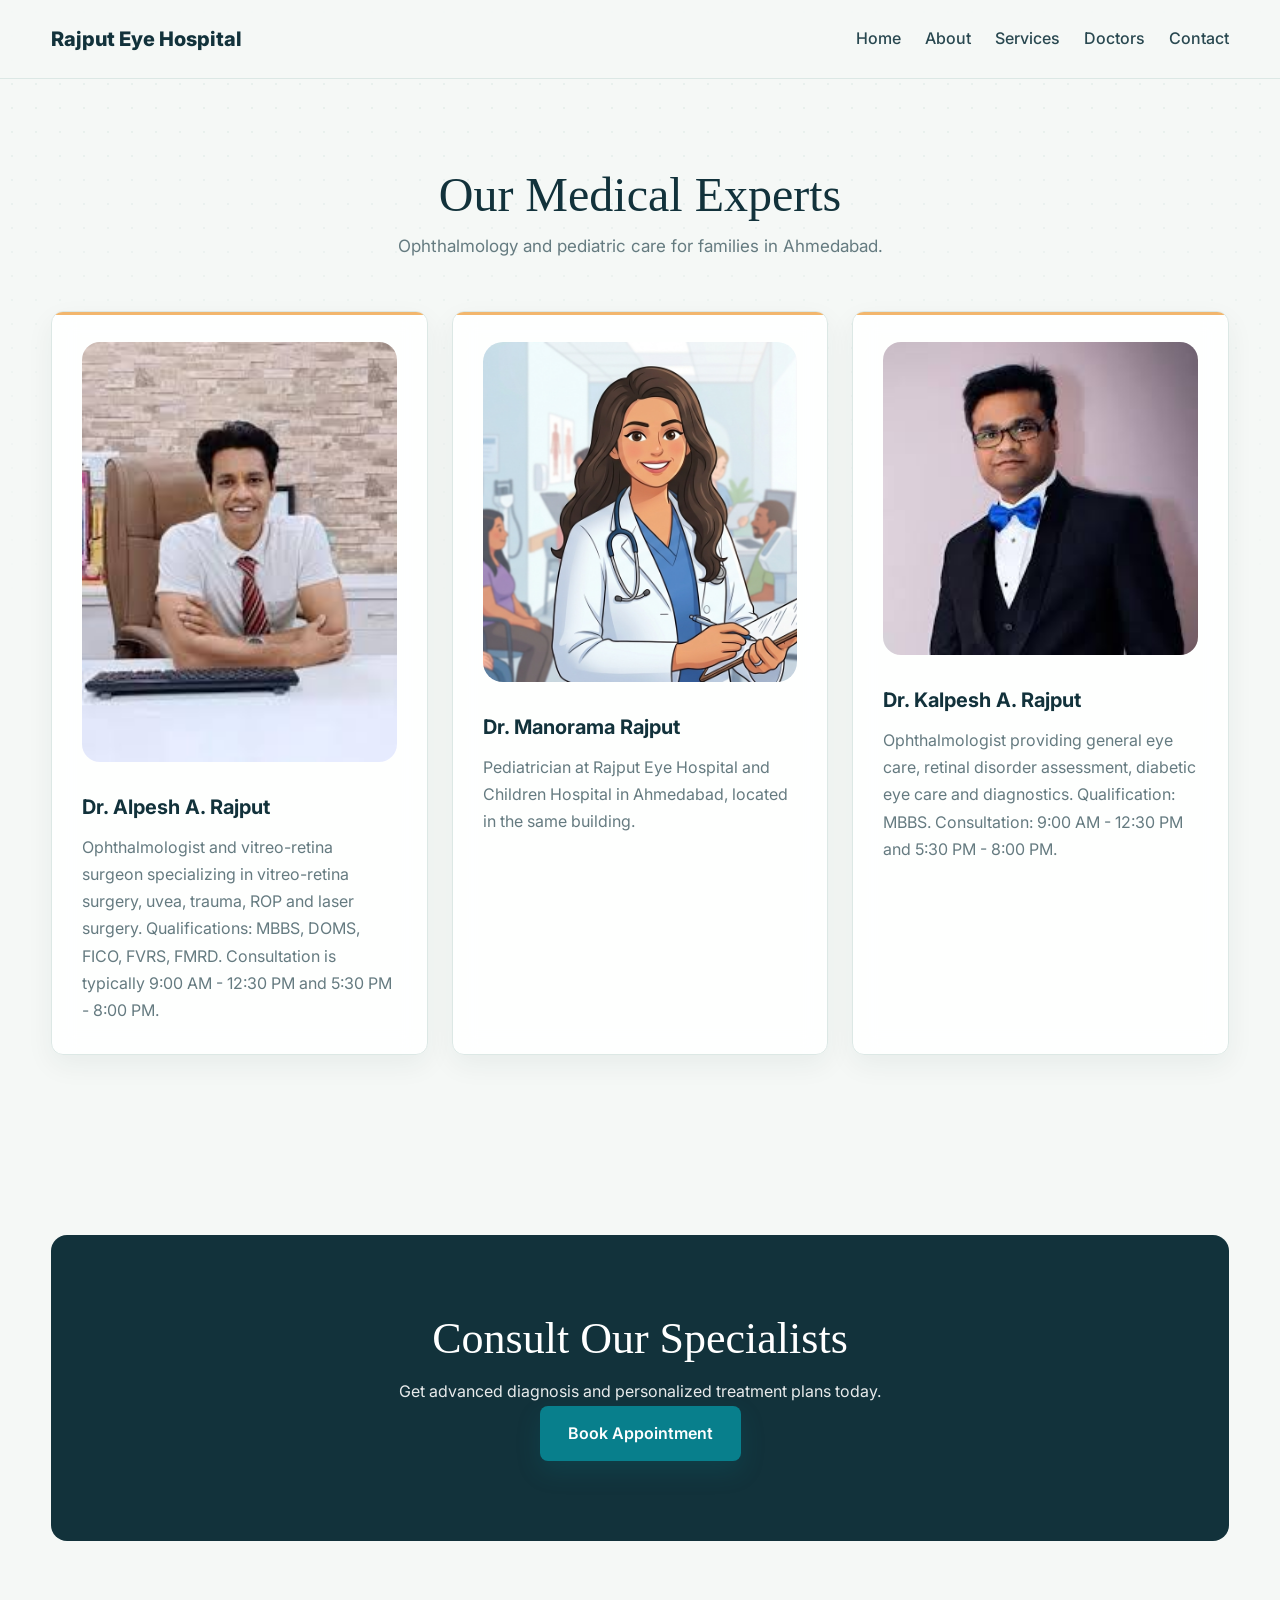
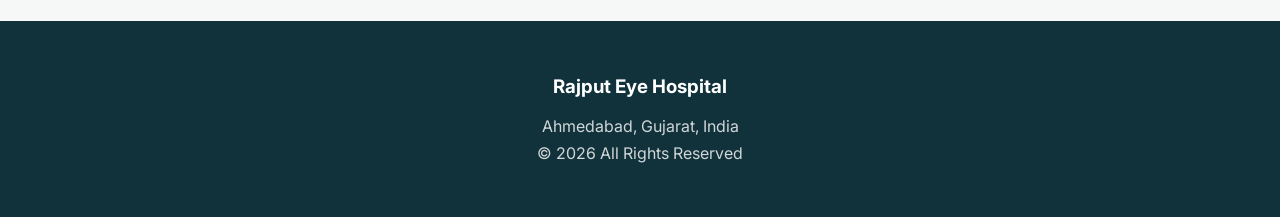
<file: doctors.html>
<!DOCTYPE html>
<html lang="en">

<head>
  <meta charset="UTF-8">
  <meta name="viewport" content="width=device-width, initial-scale=1.0">
  <title>Doctors | Rajput Eye Hospital</title>
  <meta name="description" content="Meet the ophthalmology and pediatric care team at Rajput Eye Hospital and Children Hospital in Ahmedabad.">
  <meta name="referrer" content="strict-origin-when-cross-origin">

  <link rel="stylesheet" href="css/style.css">
  <link rel="stylesheet" href="css/layout.css">
  <link rel="stylesheet" href="css/components.css">
  <link rel="stylesheet" href="css/responsive.css">
  <link rel="stylesheet" href="https://cdnjs.cloudflare.com/ajax/libs/font-awesome/6.5.1/css/all.min.css">
</head>

<body>

<header class="navbar">
  <div class="container nav-container">

    <div class="logo">Rajput Eye Hospital</div>

    <div class="nav-links">
      <a href="index.html#home">Home</a>
      <a href="index.html#about">About</a>
      <a href="index.html#services">Services</a>
      <a href="index.html#doctors">Doctors</a>
      <a href="index.html#contact">Contact</a>
    </div>

  </div>
</header>

<main class="container">

  <section class="section">

    <div class="section-title">
      <h2>Our Medical Experts</h2>
      <p>Ophthalmology and pediatric care for families in Ahmedabad.</p>
    </div>

    <div class="grid">

      <div class="card">

        <img src="images/doctor1.jpg"
        alt="Dr Alpesh Rajput"
        style="width:100%;border-radius:18px;">

        <h3>Dr. Alpesh A. Rajput</h3>

        <p>
          Ophthalmologist and vitreo-retina surgeon specializing in vitreo-retina surgery,
          uvea, trauma, ROP and laser surgery. Qualifications: MBBS, DOMS, FICO, FVRS, FMRD.
          Consultation is typically 9:00 AM - 12:30 PM and 5:30 PM - 8:00 PM.
        </p>

      </div>

      <div class="card">
        <img class="doctor-image" src="images/doctor3.png" alt="Dr. Manorama Rajput, pediatrician">
        <h3>Dr. Manorama Rajput</h3>
        <p>
          Pediatrician at Rajput Eye Hospital and Children Hospital
          in Ahmedabad, located in the same building.
        </p>
      </div>

      <div class="card">

        <img src="images/doctor2.jpg"
        alt="Dr Kalpesh Rajput"
        style="width:100%;border-radius:18px;">

        <h3>Dr. Kalpesh A. Rajput</h3>

        <p>
          Ophthalmologist providing general eye care, retinal disorder assessment,
          diabetic eye care and diagnostics. Qualification: MBBS.
          Consultation: 9:00 AM - 12:30 PM and 5:30 PM - 8:00 PM.
        </p>

      </div>

    </div>

  </section>

  <section class="cta">

    <h2>Consult Our Specialists</h2>

    <p>
      Get advanced diagnosis and personalized treatment plans today.
    </p>

    <a href="contact.html" class="btn-primary">
      Book Appointment
    </a>

  </section>

</main>

<footer>
  <div class="footer-content">
    <h3>Rajput Eye Hospital</h3>
    <p>Ahmedabad, Gujarat, India</p>
    <p>© 2026 All Rights Reserved</p>
  </div>
</footer>

<script src="js/script.js" defer></script>
</body>
</html>
</file>
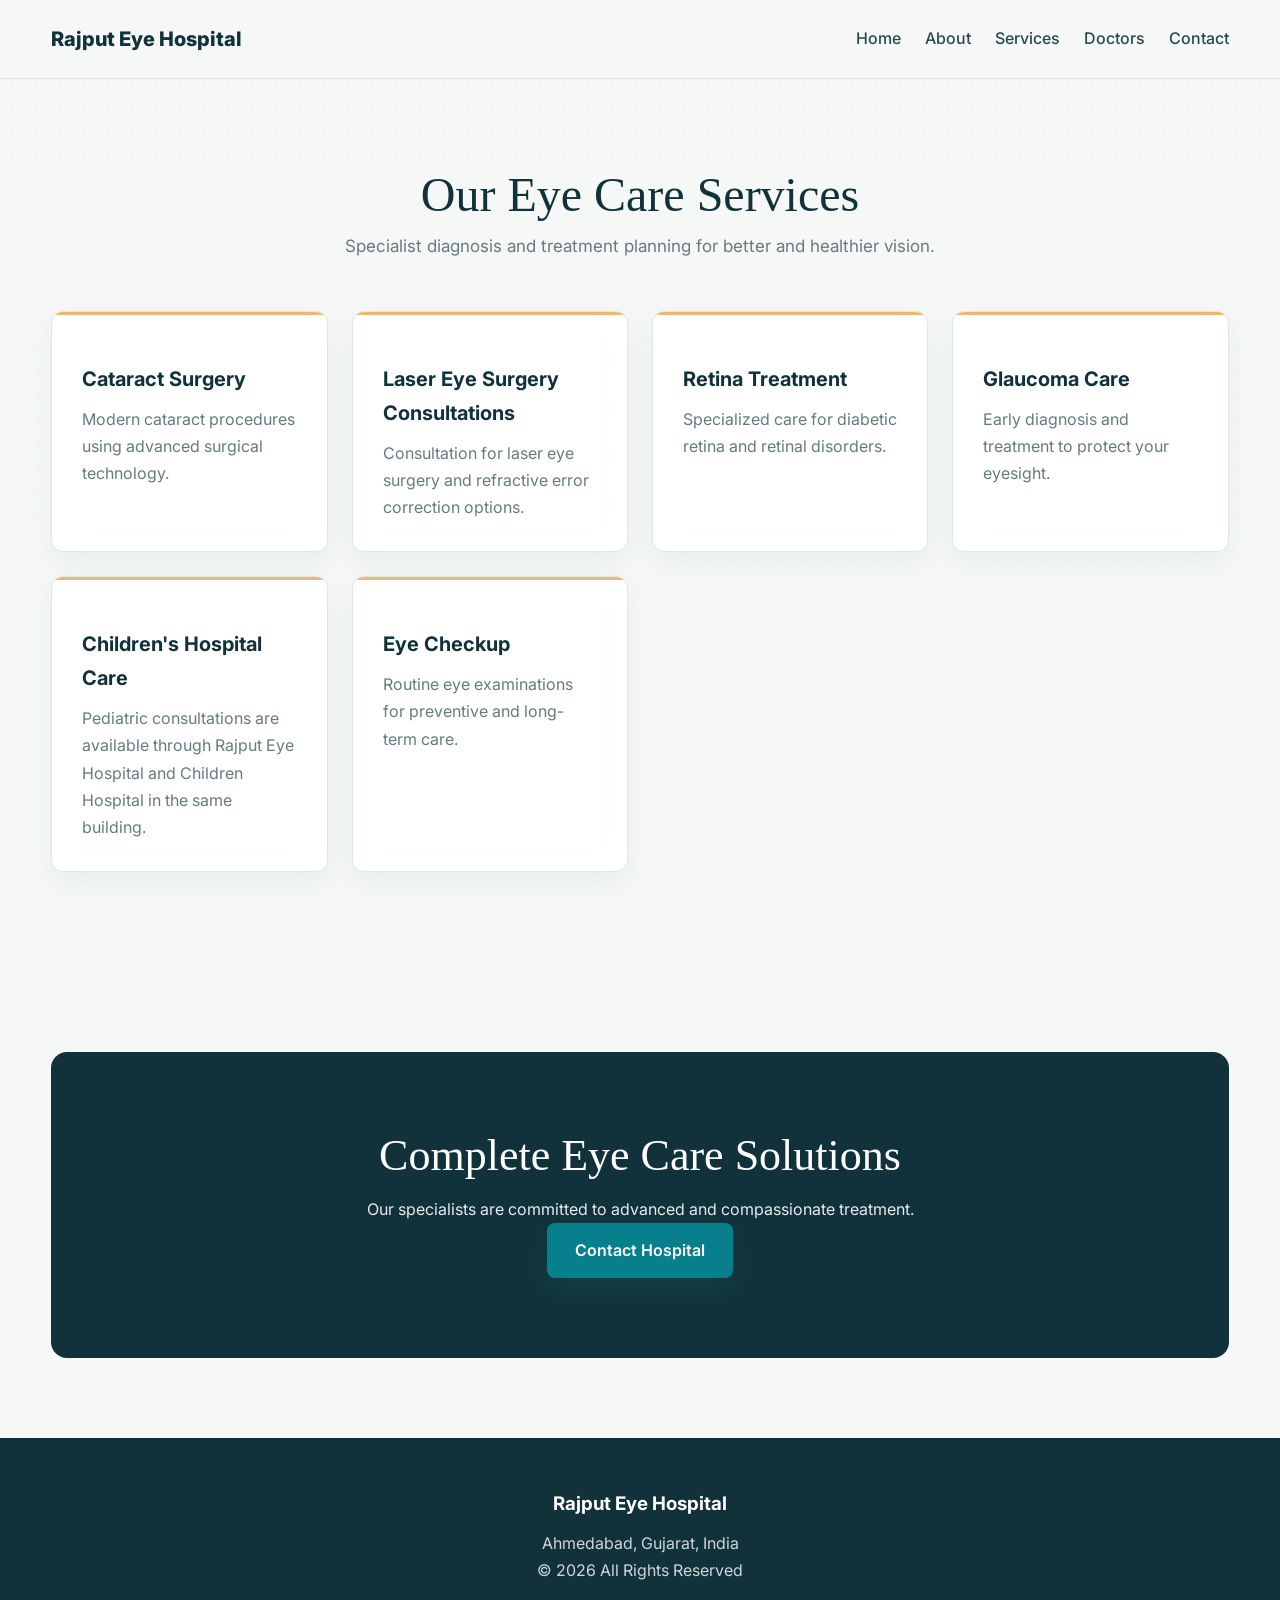
<file: services.html>
<!DOCTYPE html>
<html lang="en">

<head>
  <meta charset="UTF-8">
  <meta name="viewport" content="width=device-width, initial-scale=1.0">
  <title>Services | Rajput Eye Hospital</title>
  <meta name="description" content="Explore cataract, retina, glaucoma, refractive consultation and routine eye care services at Rajput Eye Hospital.">
  <meta name="referrer" content="strict-origin-when-cross-origin">

  <link rel="stylesheet" href="css/style.css">
  <link rel="stylesheet" href="css/layout.css">
  <link rel="stylesheet" href="css/components.css">
  <link rel="stylesheet" href="css/responsive.css">
  <link rel="stylesheet" href="https://cdnjs.cloudflare.com/ajax/libs/font-awesome/6.5.1/css/all.min.css">
</head>

<body>

<header class="navbar">
  <div class="container nav-container">

    <div class="logo">Rajput Eye Hospital</div>

    <div class="nav-links">
      <a href="index.html#home">Home</a>
      <a href="index.html#about">About</a>
      <a href="index.html#services">Services</a>
      <a href="index.html#doctors">Doctors</a>
      <a href="index.html#contact">Contact</a>
    </div>

  </div>
</header>

<main class="container">

  <section class="section">

    <div class="section-title">
      <h2>Our Eye Care Services</h2>
      <p>Specialist diagnosis and treatment planning for better and healthier vision.</p>
    </div>

    <div class="grid">

      <div class="card">
        <h3>Cataract Surgery</h3>
        <p>Modern cataract procedures using advanced surgical technology.</p>
      </div>

      <div class="card">
        <h3>Laser Eye Surgery Consultations</h3>
        <p>Consultation for laser eye surgery and refractive error correction options.</p>
      </div>

      <div class="card">
        <h3>Retina Treatment</h3>
        <p>Specialized care for diabetic retina and retinal disorders.</p>
      </div>

      <div class="card">
        <h3>Glaucoma Care</h3>
        <p>Early diagnosis and treatment to protect your eyesight.</p>
      </div>

      <div class="card">
        <h3>Children's Hospital Care</h3>
        <p>Pediatric consultations are available through Rajput Eye Hospital and Children Hospital in the same building.</p>
      </div>

      <div class="card">
        <h3>Eye Checkup</h3>
        <p>Routine eye examinations for preventive and long-term care.</p>
      </div>

    </div>

  </section>

  <section class="cta">
    <h2>Complete Eye Care Solutions</h2>

    <p>
      Our specialists are committed to advanced and compassionate treatment.
    </p>

    <a href="contact.html" class="btn-primary">
      Contact Hospital
    </a>
  </section>

</main>

<footer>
  <div class="footer-content">
    <h3>Rajput Eye Hospital</h3>
    <p>Ahmedabad, Gujarat, India</p>
    <p>© 2026 All Rights Reserved</p>
  </div>
</footer>

<script src="js/script.js" defer></script>
</body>
</html>
</file>
<file: css/style.css>
@import url('https://fonts.googleapis.com/css2?family=Inter:wght@300;400;500;600;700;800&display=swap');

:root{
  --primary:#2563eb;
  --primary-dark:#1d4ed8;
  --dark:#0f172a;
  --text:#1e293b;
  --muted:#64748b;
  --bg:#f8fbff;
  --white:#ffffff;
  --border:#e2e8f0;
}

*{
  margin:0;
  padding:0;
  box-sizing:border-box;
  font-family:'Inter',sans-serif;
}

html{
  scroll-behavior:smooth;
}

body{
  background:var(--bg);
  color:var(--text);
  line-height:1.7;
  min-height:100vh;
}

.container{
  width:92%;
  max-width:1200px;
  margin:auto;
}

.section{
  padding:90px 0;
}

.section-title{
  text-align:center;
  margin-bottom:50px;
}

.section-title h2{
  font-size:42px;
  font-weight:800;
  color:var(--dark);
}

.section-title p{
  color:var(--muted);
  margin-top:10px;
  font-size:17px;
}

.btn-primary{
  display:inline-block;
  background:linear-gradient(135deg,var(--primary),var(--primary-dark));
  color:white;
  padding:14px 28px;
  border-radius:14px;
  text-decoration:none;
  font-weight:600;
  transition:.3s;
  box-shadow:0 10px 25px rgba(37,99,235,0.25);
}

.btn-primary:hover{
  transform:translateY(-3px);
}
</file>
<file: css/layout.css>
/* NAVBAR */

.navbar{
  position:sticky;
  top:0;
  z-index:1000;
  background:rgba(255,255,255,0.85);
  backdrop-filter:blur(14px);
  border-bottom:1px solid rgba(255,255,255,0.3);
}

.nav-container{
  display:flex;
  justify-content:space-between;
  align-items:center;
  padding:22px 0;
}

.logo{
  font-size:24px;
  font-weight:800;
  color:var(--dark);
}

.nav-links{
  display:flex;
  gap:24px;
}

.nav-links a{
  text-decoration:none;
  color:var(--text);
  font-weight:500;
  transition:.3s;
  position:relative;
}

.nav-links a:hover{
  color:var(--primary);
}

.nav-links a::after{
  content:'';
  position:absolute;
  left:0;
  bottom:-6px;
  width:0%;
  height:2px;
  background:var(--primary);
  transition:.3s;
}

.nav-links a:hover::after{
  width:100%;
}

/* HERO */

.hero{
  padding:130px 20px;
  text-align:center;
  background:
  linear-gradient(rgba(37,99,235,0.88),rgba(29,78,216,0.88)),
  url('../images/hospital.jpg') center/cover;
  border-radius:32px;
  color:white;
  margin-top:30px;
  box-shadow:0 25px 70px rgba(37,99,235,0.25);
}

.hero h1{
  font-size:62px;
  font-weight:800;
  line-height:1.1;
}

.hero p{
  margin-top:20px;
  font-size:19px;
  opacity:.92;
}

/* FOOTER */

footer{
  background:var(--dark);
  color:white;
  margin-top:80px;
  padding:50px 20px;
}

.footer-content{
  text-align:center;
}

.footer-content h3{
  margin-bottom:10px;
}

.footer-content p{
  opacity:.8;
}
</file>
<file: css/components.css>
.grid{
  display:grid;
  grid-template-columns:repeat(auto-fit,minmax(260px,1fr));
  gap:28px;
}

.card{
  background:rgba(255,255,255,0.75);
  backdrop-filter:blur(12px);
  border:1px solid rgba(255,255,255,0.4);
  border-radius:24px;
  padding:30px;
  transition:.35s;
  position:relative;
  overflow:hidden;
  box-shadow:0 12px 35px rgba(15,23,42,0.06);
}

.card:hover{
  transform:translateY(-10px);
  box-shadow:0 25px 50px rgba(15,23,42,0.12);
}

.card::before{
  content:'';
  position:absolute;
  top:0;
  left:0;
  width:100%;
  height:4px;
  background:linear-gradient(90deg,var(--primary),#60a5fa);
}

.card h3{
  margin-top:20px;
  font-size:22px;
}

.card p{
  color:var(--muted);
  margin-top:10px;
}

.stats{
  display:grid;
  grid-template-columns:repeat(auto-fit,minmax(200px,1fr));
  gap:24px;
  margin-top:60px;
}

.stat-box{
  background:white;
  padding:35px;
  border-radius:24px;
  text-align:center;
  box-shadow:0 10px 30px rgba(0,0,0,0.06);
}

.stat-box h2{
  color:var(--primary);
  font-size:42px;
}

.cta{
  margin-top:90px;
  background:linear-gradient(135deg,var(--primary),var(--primary-dark));
  padding:80px 20px;
  border-radius:30px;
  text-align:center;
  color:white;
}

.cta h2{
  font-size:42px;
}

.cta p{
  margin-top:15px;
  opacity:.9;
}

form{
  margin-top:40px;
}

input,textarea{
  width:100%;
  padding:16px;
  margin-bottom:20px;
  border-radius:14px;
  border:1px solid var(--border);
  background:white;
  outline:none;
}

textarea{
  height:150px;
}

/* PREMIUM SECTION SPACING */

.section{
  position:relative;
}

/* PREMIUM CARD ICON */

.icon-circle{
  width:70px;
  height:70px;
  border-radius:20px;
  display:flex;
  align-items:center;
  justify-content:center;
  background:linear-gradient(135deg,#dbeafe,#eff6ff);
  margin-bottom:20px;
  font-size:28px;
  color:var(--primary);
}

/* PREMIUM BADGE */

.badge{
  display:inline-block;
  background:#eff6ff;
  color:var(--primary);
  padding:8px 14px;
  border-radius:30px;
  font-size:14px;
  font-weight:600;
  margin-bottom:18px;
}

/* CARD HOVER IMPROVEMENT */

.card:hover h3{
  color:var(--primary);
}

/* TESTIMONIAL */

.testimonial{
  font-style:italic;
  color:var(--muted);
}

/* PREMIUM DOCTOR IMAGE */

.doctor-image{
  width:100%;
  height:340px;
  object-fit:cover;
  border-radius:20px;
}

/* FLOATING CONTACT BUTTON */

.floating-contact{
  position:fixed;
  bottom:24px;
  right:24px;
  width:65px;
  height:65px;
  border-radius:50%;
  background:linear-gradient(135deg,var(--primary),var(--primary-dark));
  display:flex;
  justify-content:center;
  align-items:center;
  color:white;
  font-size:28px;
  text-decoration:none;
  z-index:1000;
  box-shadow:0 15px 35px rgba(37,99,235,0.3);
  transition:.3s;
}

.floating-contact:hover{
  transform:translateY(-5px);
}

/* MAP SECTION */

.map-wrapper{
  border-radius:28px;
  overflow:hidden;
  box-shadow:0 20px 60px rgba(0,0,0,.08);
  margin-top:40px;
  border:1px solid rgba(255,255,255,.5);
}

.map-wrapper iframe{
  display:block;
}
</file>
<file: css/responsive.css>
@media(max-width:768px){

  .nav-container{
    flex-direction:column;
    gap:18px;
  }

  .nav-links{
    flex-wrap:wrap;
    justify-content:center;
  }

  .hero{
    padding:90px 20px;
  }

  .hero h1{
    font-size:38px;
  }

  .section-title h2{
    font-size:32px;
  }

  .cta h2{
    font-size:30px;
  }

}

/* Shared refreshed visual system */
:root{--primary:#087f8c;--primary-dark:#05616b;--accent:#f2b66d;--dark:#12323b;--text:#294850;--muted:#657b80;--bg:#f5f8f6;--border:#dce8e5;--soft:#e8f2ef}
*{font-family:'Manrope','Inter',sans-serif}
body{background:var(--bg);color:var(--text)}
body::before{content:"";position:fixed;inset:0;pointer-events:none;opacity:.35;background-image:radial-gradient(#c9ddd8 1px,transparent 1px);background-size:24px 24px;mask-image:linear-gradient(to bottom,black,transparent 70%);z-index:-1}
.logo{display:flex;align-items:center;font-size:20px;color:var(--dark)}
.logo::before{display:none}
.navbar{background:rgba(245,248,246,.92);border-bottom:1px solid var(--border)}
.nav-links a[aria-current="page"]{color:var(--primary);font-weight:800}
.section-title h2,.cta h2{font-family:'DM Serif Display',serif;font-weight:400;line-height:1.1}
.section-title h2{font-size:48px;color:var(--dark)}
.hero{position:relative;overflow:hidden;text-align:left;padding:96px clamp(24px,7vw,90px);border-radius:18px;background:linear-gradient(100deg,rgba(9,61,69,.96),rgba(9,61,69,.62)),url('../images/hospital.jpg') center/cover;box-shadow:0 28px 65px rgba(18,50,59,.18)}
.hero h1{max-width:700px;font-family:'DM Serif Display',serif;font-size:clamp(44px,6vw,76px);font-weight:400;line-height:1.03}.hero p{max-width:620px;margin:24px 0 30px;font-size:18px}.hero .btn-primary{background:var(--accent);color:var(--dark);box-shadow:none}
.btn-primary{background:var(--primary);border-radius:8px;box-shadow:0 10px 25px rgba(8,127,140,.18)}.btn-primary:hover{background:var(--primary-dark);transform:translateY(-2px)}
.grid{gap:24px}.card{background:rgba(255,255,255,.9);border:1px solid var(--border);border-radius:12px;box-shadow:0 10px 28px rgba(18,50,59,.06);padding:30px}.card::before{height:3px;background:var(--accent)}.card:hover{transform:translateY(-5px);box-shadow:0 18px 36px rgba(18,50,59,.11)}.card h3{color:var(--dark);font-size:20px}.card:hover h3{color:var(--primary)}
.icon-circle{width:58px;height:58px;border-radius:12px;background:var(--soft);color:var(--primary);font-size:23px}.badge{background:var(--soft);color:var(--primary);border-radius:5px;padding:6px 10px;font-size:11px;text-transform:uppercase}
.stats{gap:1px;background:var(--border);border:1px solid var(--border);border-radius:12px;overflow:hidden}.stat-box{border-radius:0;background:rgba(255,255,255,.78);box-shadow:none}.stat-box h2{font-family:'DM Serif Display',serif;font-weight:400;color:var(--primary)}
.cta{border-radius:16px;background:var(--dark)}.cta h2{font-size:44px}.map-wrapper{border-radius:12px;border:1px solid var(--border)}
input,textarea,select{font:inherit;color:var(--text);border-radius:8px;border:1px solid var(--border);background:#fbfdfc}input:focus,textarea:focus,select:focus{border-color:var(--primary);box-shadow:0 0 0 3px rgba(8,127,140,.12);outline:none}.form-label{display:block;margin:0 0 7px;font-size:13px;font-weight:700;color:var(--dark)}.form-note{color:var(--muted);font-size:12px}.form-status{margin-top:16px;color:var(--primary);font-weight:700}
.floating-contact{width:54px;height:54px;border-radius:10px;background:var(--primary)}
a:focus-visible,button:focus-visible,input:focus-visible,textarea:focus-visible,select:focus-visible{outline:3px solid var(--accent);outline-offset:3px}
.trust-strip{display:grid;grid-template-columns:repeat(3,1fr);gap:1px;margin:18px 0 0;background:var(--border);border:1px solid var(--border);border-radius:12px;overflow:hidden}.trust-item{padding:20px;background:rgba(255,255,255,.78)}.trust-item strong{display:block;color:var(--dark);font-size:15px}.trust-item span{display:block;color:var(--muted);font-size:13px}
.page-header{padding:74px 0 10px}.page-header h1{font-family:'DM Serif Display',serif;color:var(--dark);font-size:clamp(42px,6vw,64px);font-weight:400;line-height:1.05}.page-header p{max-width:620px;margin-top:14px;color:var(--muted);font-size:17px}.section[id]{scroll-margin-top:92px}
.logo{text-decoration:none;gap:10px}.logo-mark{display:inline-grid;place-items:center;width:34px;height:34px;border-radius:10px;background:var(--primary);color:#fff;font-size:15px}.nav-cta{display:inline-flex!important;align-items:center;gap:7px;background:var(--primary);color:#fff!important;padding:9px 13px;border-radius:7px;font-size:12px!important}.nav-cta::after{display:none}.hero{min-height:560px;display:flex;flex-direction:column;justify-content:center}.hero-actions{display:flex;align-items:center;gap:12px;flex-wrap:wrap}.hero-phone{margin-top:22px;font-size:13px;color:rgba(255,255,255,.82)}.hero-phone a{color:#fff;font-weight:800}.hero-phone span{margin:0 6px;color:rgba(255,255,255,.55)}.btn-secondary{display:inline-block;border:1px solid rgba(255,255,255,.55);border-radius:8px;padding:12px 22px;color:#fff;text-decoration:none;font-weight:800}.btn-secondary:hover{background:rgba(255,255,255,.12)}.trust-item strong{display:flex;align-items:center;gap:8px}.trust-item i{color:var(--primary)}.feature-card{min-height:210px}.doctor-card{display:flex;flex-direction:column}.doctor-card .btn-card{margin-top:auto}.btn-card{border:0;background:transparent;color:var(--primary);font:inherit;font-size:13px;font-weight:800;text-align:left;padding:16px 0 0;cursor:pointer}.btn-card:hover{color:var(--primary-dark)}.btn-card i{margin-left:5px}.split-section{display:grid;grid-template-columns:1.1fr .9fr;gap:60px;align-items:center}.split-section h2{font-family:'DM Serif Display',serif;color:var(--dark);font-size:clamp(38px,5vw,56px);font-weight:400;line-height:1.08;margin:12px 0 18px}.split-section>div>p{color:var(--muted);max-width:560px}.check-list{list-style:none;padding:0;margin:24px 0 0}.check-list li{display:flex;gap:12px;align-items:flex-start;margin:14px 0;color:var(--dark);font-weight:700}.check-list i{color:var(--primary);margin-top:5px}.technology-panel{display:grid;gap:12px;background:var(--dark);padding:20px;border-radius:16px;box-shadow:0 20px 45px rgba(18,50,59,.15)}.technology-panel div{display:grid;grid-template-columns:42px 1fr;column-gap:12px;align-items:center;padding:18px;border:1px solid rgba(255,255,255,.12);border-radius:10px}.technology-panel i{grid-row:span 2;color:var(--accent);font-size:22px}.technology-panel strong{color:#fff}.technology-panel span{color:rgba(255,255,255,.62);font-size:13px}.directions-link{display:inline-flex;align-items:center;gap:7px;color:var(--primary);font-weight:800;font-size:13px;text-decoration:none}.contact-grid .card>p{margin-top:16px}.faq-list{max-width:820px;margin:0 auto}.faq-list details{border-top:1px solid var(--border);padding:22px 0}.faq-list details:last-child{border-bottom:1px solid var(--border)}.faq-list summary{cursor:pointer;list-style:none;color:var(--dark);font-size:17px;font-weight:800;display:flex;justify-content:space-between;gap:20px}.faq-list summary::-webkit-details-marker{display:none}.faq-list summary::after{content:'+';color:var(--primary);font-size:24px;font-weight:400}.faq-list details[open] summary::after{content:'-'} .faq-list details p{max-width:720px;color:var(--muted);margin:12px 30px 0 0}.modal-backdrop{position:fixed;inset:0;z-index:2000;display:grid;place-items:center;padding:20px;background:rgba(18,50,59,.64);backdrop-filter:blur(8px)}.modal-backdrop[hidden]{display:none}.booking-modal{position:relative;width:min(100%,560px);max-height:calc(100vh - 40px);overflow:auto;border-radius:16px;background:#fff;padding:38px;box-shadow:0 30px 80px rgba(0,0,0,.25)}.modal-close{position:absolute;top:16px;right:16px;width:36px;height:36px;border:1px solid var(--border);border-radius:8px;background:#fff;color:var(--dark);cursor:pointer}.booking-progress{display:flex;gap:7px;margin:0 0 28px}.booking-progress span{height:4px;flex:1;border-radius:4px;background:var(--border)}.booking-progress span.is-active{background:var(--primary)}.booking-step h2{font-family:'DM Serif Display',serif;color:var(--dark);font-size:38px;font-weight:400;line-height:1.1;margin:10px 0}.modal-intro{color:var(--muted);margin-bottom:24px}.modal-next{margin-top:8px}.modal-actions{display:flex;justify-content:space-between;align-items:center;margin-top:12px}.btn-text{border:0;background:transparent;color:var(--primary);font:inherit;font-weight:800;cursor:pointer;padding:12px 0}.slot-options{display:grid;gap:12px;margin-bottom:16px}.slot-option{display:flex;align-items:center;gap:12px;border:1px solid var(--border);border-radius:9px;padding:16px;cursor:pointer}.slot-option:has(input:checked){border-color:var(--primary);background:var(--soft)}.slot-option input{width:auto;margin:0}.slot-option span{display:grid;gap:2px}.slot-option small{color:var(--muted)}.success-icon{display:grid;place-items:center;width:58px;height:58px;border-radius:50%;background:var(--soft);color:var(--primary);font-size:24px}.booking-success .btn-primary{margin-top:18px}
.clinic-status{display:flex;align-items:center;gap:8px;margin-top:18px;width:fit-content;padding:8px 12px;border:1px solid rgba(255,255,255,.2);border-radius:999px;background:rgba(0,0,0,.16);font-size:12px}.clinic-status strong{color:#fff}.clinic-status>span:last-child{color:rgba(255,255,255,.68)}.status-dot{width:8px;height:8px;border-radius:50%;background:#f2b66d;box-shadow:0 0 0 4px rgba(242,182,109,.14)}.status-dot.is-open{background:#76d5a4;box-shadow:0 0 0 4px rgba(118,213,164,.16)}.whatsapp-link{display:flex;align-items:center;justify-content:center;gap:8px;margin-top:14px;color:#168b55;font-weight:800;text-decoration:none}.mobile-action-bar{display:none}.doctor-card .btn-card{min-height:48px;display:inline-flex;align-items:center}.btn-primary,.btn-secondary,.nav-cta,.menu-toggle{min-height:48px}.btn-primary,.btn-secondary{display:inline-flex;align-items:center;justify-content:center}.btn-card{min-height:48px;display:inline-flex;align-items:center}.hero-phone a,.directions-link{display:inline-flex;align-items:center;min-height:48px}.clinic-status [data-clinic-status]{min-width:86px}
@media(max-width:768px){.nav-container{padding:16px 0;flex-wrap:wrap}.nav-links{display:none;width:100%;padding-top:12px;flex-direction:column;gap:14px}.nav-links.is-open{display:flex}.menu-toggle{display:block;margin-left:auto;border:1px solid var(--border);border-radius:7px;padding:8px 11px;background:#fff;color:var(--dark);font:inherit;font-weight:700;cursor:pointer}.trust-strip{grid-template-columns:1fr}.hero{padding:70px 24px 85px;min-height:520px}.hero p{font-size:16px}.hero-phone{line-height:1.9}.hero-phone span{display:none}.hero-phone a{display:inline-block;margin-right:8px}.clinic-status{align-items:flex-start;flex-wrap:wrap;border-radius:12px}.clinic-status>span:last-child{flex-basis:100%;margin-left:16px}.section{padding:65px 0}.section-title h2{font-size:38px}.cta h2{font-size:36px}.split-section{grid-template-columns:1fr;gap:28px}.booking-modal{padding:30px 22px}.booking-modal h2{font-size:34px}.modal-backdrop{padding:12px}.contact-grid .card{min-width:0}.mobile-action-bar{position:fixed;display:grid;grid-template-columns:repeat(3,1fr);left:10px;right:10px;bottom:10px;z-index:1100;padding:7px;border:1px solid var(--border);border-radius:12px;background:rgba(255,255,255,.95);box-shadow:0 12px 35px rgba(18,50,59,.2);backdrop-filter:blur(12px)}.mobile-action-bar a,.mobile-action-bar button{display:flex;flex-direction:column;align-items:center;gap:3px;border:0;background:transparent;color:var(--dark);font:inherit;font-size:11px;font-weight:800;text-decoration:none;padding:6px;cursor:pointer}.mobile-action-bar a:first-child i,.mobile-action-bar button i{color:var(--primary)}.mobile-action-bar a:last-child i{color:#168b55}.mobile-action-bar i{font-size:17px}.floating-contact{display:none}}
@media(min-width:769px){.menu-toggle{display:none}}
</file>
